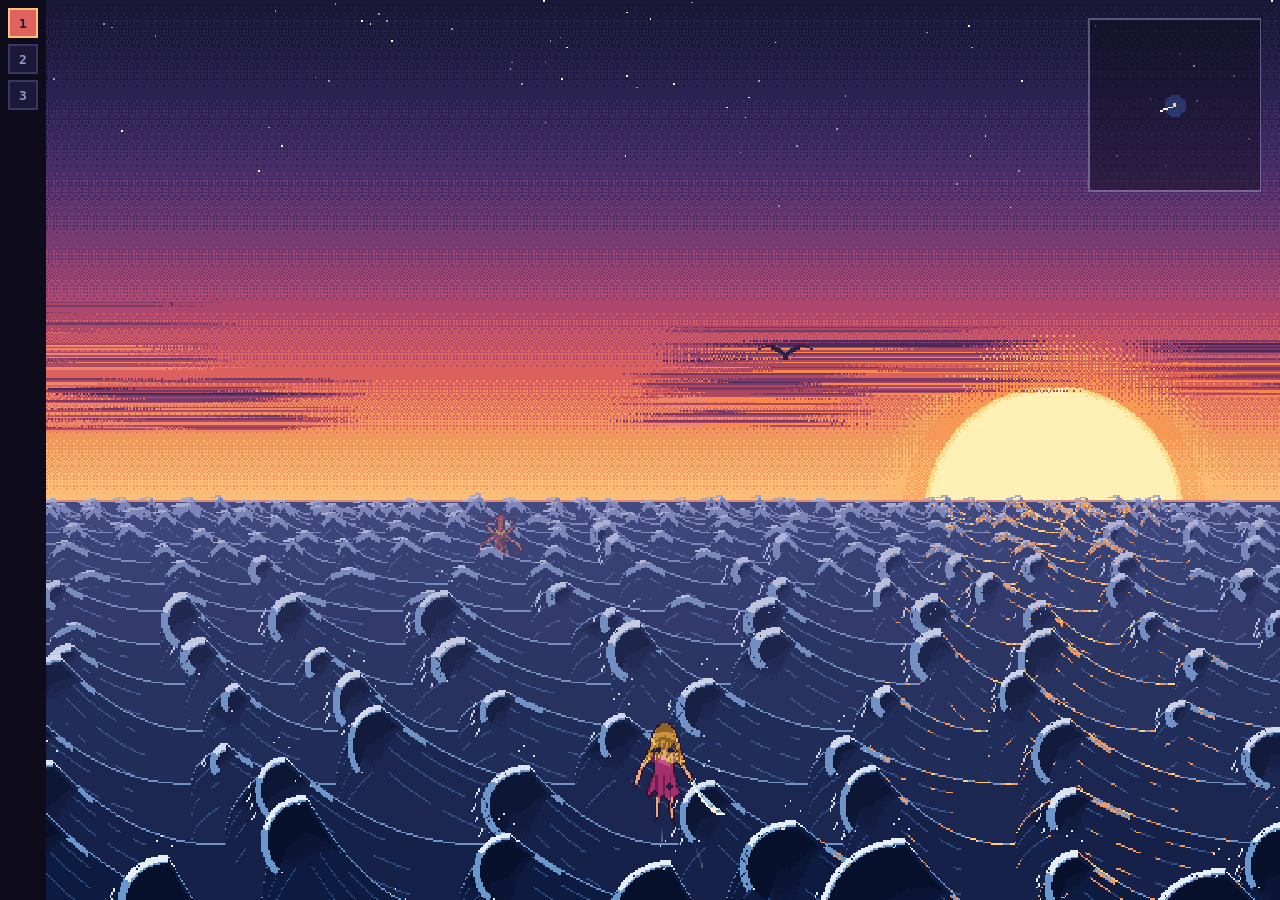
<file: index.html>
<!doctype html>
<html lang="en">
<head>
  <meta charset="utf-8" />
  <meta name="viewport" content="width=device-width, initial-scale=1" />
  <title>zephyr</title>
  <style>
    html, body { margin: 0; height: 100%; background: #0e0c1a; overflow: hidden; }
    body { display: flex; }

    /* Left margin: one numbered tab per page, stacked from the top. */
    nav {
      display: flex;
      flex-direction: column;
      gap: 6px;
      padding: 8px;
      flex-shrink: 0;
    }
    nav button {
      width: 30px;
      height: 30px;
      padding: 0;
      border: 2px solid #3a3566;
      border-radius: 0; /* square, to suit the pixel art */
      background: #1b1838;
      color: #9d93c4;
      font: bold 13px/1 ui-monospace, "Cascadia Mono", Consolas, monospace;
      cursor: pointer;
    }
    nav button:hover { border-color: #7a3b73; color: #fff6d8; }
    nav button[aria-current="true"] { background: #e0625f; border-color: #ffc27a; color: #1b1838; }

    /* The selected page fills the rest of the window. Each page is its own
       document, so its code, animation loop and scaling stay self-contained. */
    iframe { flex: 1; border: 0; display: block; height: 100%; }
  </style>
</head>
<body>
  <nav aria-label="Pages"></nav>
  <iframe title="Page"></iframe>
  <script>
    // Tab 1 is the game itself. Tabs 2 and 3 are development modules —
    // indexes for looking at enemies and maps in isolation while tweaking
    // them. Menus, modes and options will follow. To add one: put its page
    // in pages/ and add a line here. Tabs are numbered in this order, and
    // the number keys switch to them (1–9; each page passes its number
    // keys up here — see js/tabkeys.js).
    const PAGES = [
      { file: "pages/game.html", title: "Play (↑/W faster, ↓/S slower, ←/→ or A/D turn, M chart, F frame time, click / right-click to slash, Space to jump, Esc to pause)" },
      { file: "pages/enemies.html", title: "Enemy index" },
      { file: "pages/maps.html", title: "Map index" },
    ];

    const nav = document.querySelector("nav");
    const frame = document.querySelector("iframe");

    const buttons = PAGES.map((page, i) => {
      const b = document.createElement("button");
      b.type = "button";
      b.textContent = i + 1;
      b.title = page.title + " — key " + (i + 1);
      b.addEventListener("click", () => { location.hash = i + 1; });
      nav.appendChild(b);
      return b;
    });

    // The URL hash (#1, #2, …) says which page is showing, so a refresh or
    // a bookmark lands on the same one.
    function show() {
      const n = parseInt(location.hash.slice(1), 10);
      const i = n >= 1 && n <= PAGES.length ? n - 1 : 0;
      if (frame.getAttribute("src") !== PAGES[i].file) frame.src = PAGES[i].file;
      frame.title = PAGES[i].title;
      buttons.forEach((b, j) => b.setAttribute("aria-current", String(j === i)));
    }
    addEventListener("hashchange", show);

    // Number keys: from a page (passed up by js/tabkeys.js), or pressed
    // while the shell itself has the keyboard.
    const goTo = (n) => { if (n >= 1 && n <= PAGES.length) location.hash = n; };
    addEventListener("message", (e) => { if (e.data && typeof e.data.zephyrTab === "number") goTo(e.data.zephyrTab); });
    addEventListener("keydown", (e) => {
      const m = /^Digit([1-9])$/.exec(e.code);
      if (m && !e.repeat && !e.ctrlKey && !e.altKey && !e.metaKey) goTo(Number(m[1]));
    });
    show();

    // Hand keyboard focus to the page, so the game hears its keys without
    // having to be clicked first — whenever a page loads, and after a tab
    // is clicked (which otherwise keeps focus on the tab button).
    const focusPage = () => frame.contentWindow && frame.contentWindow.focus();
    frame.addEventListener("load", focusPage);
    nav.addEventListener("click", () => setTimeout(focusPage));
  </script>
</body>
</html>
</file>
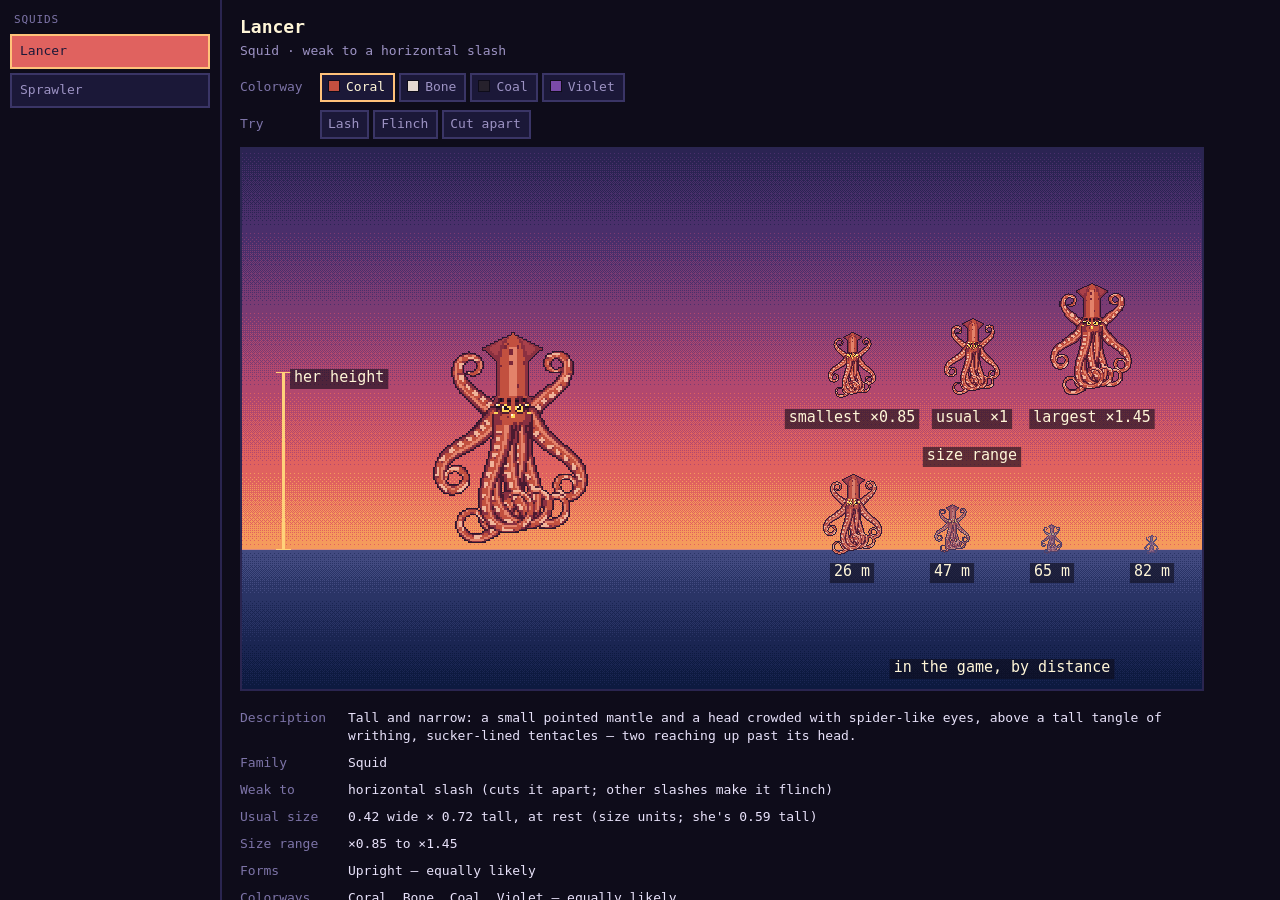
<file: pages/enemies.html>
<!doctype html>
<html lang="en">
<head>
  <meta charset="utf-8" />
  <meta name="viewport" content="width=device-width, initial-scale=1" />
  <title>zephyr · enemy index</title>
  <link rel="stylesheet" href="../css/dev.css" />
</head>
<body>
  <nav class="list" aria-label="Enemies"></nav>
  <main>
    <h1 id="name"></h1>
    <p class="sub" id="sub"></p>
    <div class="choices" id="forms"></div>
    <div class="choices" id="colorways"></div>
    <div class="choices" id="try"></div>
    <canvas class="preview" id="preview"></canvas>
    <table class="details" id="details"></table>
  </main>
  <!-- The same enemy definitions the game uses. -->
  <script src="../js/pixels.js"></script>
  <script src="../js/tabkeys.js"></script>
  <script src="../js/enemies.js"></script>
  <script src="../js/preview.js"></script>
  <script>
    // =====================================================================
    // Enemy index: pick an enemy from the list to see it on its own —
    // large, across its size range, and as it looks at a few distances in
    // the game — with its details. A place to look at enemies in
    // isolation while tweaking them (in js/enemies.js); editing tools may
    // come later. They move as in the game, and the Try buttons set them
    // lashing (at her height marker), flinching, or cut apart.
    // =====================================================================
    const stage = makeStage(document.getElementById("preview")); // see js/preview.js
    const target = stage.target;

    // Which form and colorway to show (indexes), kept while switching
    // between enemies where they exist.
    const pick = { form: 0, colorway: 0 };

    // A row of buttons to choose one of `list` (by name) into pick[key].
    function choices(el, label, list, key, id) {
      el.hidden = list.length < 2;
      el.innerHTML = `<span>${label}</span>`;
      list.forEach((item, i) => {
        const b = document.createElement("button");
        b.type = "button";
        b.textContent = item.name;
        b.setAttribute("aria-current", String(i === pick[key]));
        if (item.colors) b.style.setProperty("--chip", item.colors[1]);
        b.addEventListener("click", () => { pick[key] = i; show(id); });
        el.appendChild(b);
      });
    }

    // What's being tried: lashing (on or off), and when the last flinch
    // and cut started (seconds on the page's clock).
    const trying = { lash: false, flinchAt: -Infinity, cutAt: -Infinity, reverse: false };
    const CUT_SECONDS = 1.5, CUT_HOLD = 0.8; // as long as in the game, then a pause before it's back
    let current = null;

    function tryButtons() {
      const el = document.getElementById("try");
      el.innerHTML = "<span>Try</span>";
      const add = (name, pressed, act) => {
        const b = document.createElement("button");
        b.type = "button";
        b.textContent = name;
        if (pressed !== null) b.setAttribute("aria-current", String(pressed));
        b.addEventListener("click", () => { act(performance.now() / 1000); tryButtons(); });
        el.appendChild(b);
      };
      add("Lash", trying.lash, () => { trying.lash = !trying.lash; });
      add("Flinch", null, (t) => { trying.flinchAt = t; });
      add("Cut apart", null, (t) => { trying.cutAt = t; trying.reverse = !trying.reverse; });
    }

    function show(id) {
      const enemy = ENEMIES[id];
      current = id;
      pick.form = Math.min(pick.form, enemy.forms.length - 1);
      pick.colorway = Math.min(pick.colorway, enemy.colorways.length - 1);
      const form = enemy.forms[pick.form], colorway = enemy.colorways[pick.colorway];
      choices(document.getElementById("forms"), "Form", enemy.forms, "form", id);
      choices(document.getElementById("colorways"), "Colorway", enemy.colorways, "colorway", id);
      tryButtons();

      // Details.
      document.getElementById("name").textContent = enemy.name;
      document.getElementById("sub").textContent = enemy.family + " · weak to a " + enemy.weakness;
      const hw = (n) => (n * enemy.unit).toFixed(2);
      const shape = form.shape;
      const swatches = colorway.colors.map((c, i) =>
        `<span class="swatch"><i style="background:${c}"></i>${enemy.materials[i]} ${c}</span>`).join("");
      const rows = [
        ["Description", enemy.description],
        ["Family", enemy.family],
        ["Weak to", enemy.weakness + " (cuts it apart; other slashes make it flinch)"],
        ["Usual size", hw(shape.w) + " wide × " + hw(shape.h) + " tall, at rest (size units; she's " + HER_HEIGHT + " tall)"],
        ["Size range", "×" + enemy.sizes[0] + " to ×" + enemy.sizes[1]],
        ["Forms", enemy.forms.map((f) => f.name).join(", ") + " — equally likely"],
        ["Colorways", enemy.colorways.map((c) => c.name).join(", ") + " — equally likely"],
        ["Drawing", "worked out afresh every frame from its shape (so its arms can move), at up to " + RASTER_MAX + " px per size unit"],
        [colorway.name + " colors", `<div class="swatches">${swatches}</div>`],
        ["Defined in", "js/enemies.js — ENEMIES." + id],
      ];
      document.getElementById("details").innerHTML = rows.map(([k, v]) => `<tr><th>${k}</th><td>${v}</td></tr>`).join("");

      buttons.forEach((b) => b.setAttribute("aria-current", String(b.dataset.id === id)));
      try { localStorage.setItem("zephyr.enemyIndex", id); } catch (e) { /* storage unavailable: just don't remember */ }
    }

    // Every frame: the chosen enemy, moving, large, across its size range,
    // and as it looks at a few distances in the game.
    function render(ms) {
      requestAnimationFrame(render);
      const t = ms / 1000, enemy = ENEMIES[current];
      const big = 300, herTop = WATERLINE - HER_HEIGHT * big;
      const look = {
        form: (pick.form + 0.5) / enemy.forms.length, colorway: (pick.colorway + 0.5) / enemy.colorways.length,
        t, seed: 0.3, lash: trying.lash ? 1 : 0, aimX: 40, aimY: (herTop + WATERLINE) / 2,
        flinch: Math.max(0, 1 - (t - trying.flinchAt) / 0.4),
      };
      const cutAge = (t - trying.cutAt) / CUT_SECONDS;
      if (cutAge < 1) look.cut = { by: enemy.cutBy, reverse: trying.reverse, age: cutAge };
      const hidden = cutAge >= 1 && cutAge < 1 + CUT_HOLD / CUT_SECONDS; // fallen away, for a moment
      stage.clear();

      // Large, with her height beside it for scale.
      if (!hidden) enemy.draw(target, 270, WATERLINE + 6, big, 0, 1, look);
      stage.herHeight(40, big);

      // Its size range: smallest, usual, largest.
      const mid = 110;
      [[enemy.sizes[0], "smallest"], [1, "usual"], [enemy.sizes[1], "largest"]].forEach(([k, name], i) => {
        const x = 610 + i * 120;
        if (!hidden) enemy.draw(target, x, 250, mid * k, 0, 1, { ...look, seed: 0.5 + i * 0.1, lash: 0 });
        stage.label(name + " ×" + k, x, 262);
      });

      // As it looks in the game at a few distances (her own distance
      // first), hazed toward the horizon.
      [0.69, 0.35, 0.15, 0.04].forEach((depth, i) => {
        const x = 610 + i * 100;
        if (!hidden) enemy.draw(target, x, WATERLINE + 6, scaleAt(depth), hazeAt(depth), 1, { ...look, seed: 0.8 + i * 0.1, lash: 0 });
        stage.label(Math.round(aheadAt(depth)) + " m", x, WATERLINE + 16);
      });

      stage.label("in the game, by distance", 760, STAGE_H - 28);
      stage.label("size range", 730, 300);
      stage.show();
    }

    // The list, grouped by family.
    const nav = document.querySelector(".list");
    const buttons = [];
    const families = {};
    for (const id in ENEMIES) (families[ENEMIES[id].family] ||= []).push(id);
    for (const family in families) {
      const h = document.createElement("h2");
      h.textContent = family + (family.endsWith("s") ? "" : "s");
      nav.appendChild(h);
      for (const id of families[family]) {
        const b = document.createElement("button");
        b.type = "button";
        b.textContent = ENEMIES[id].name;
        b.dataset.id = id;
        b.addEventListener("click", () => show(id));
        nav.appendChild(b);
        buttons.push(b);
      }
    }

    let first = Object.keys(ENEMIES)[0];
    try { const saved = localStorage.getItem("zephyr.enemyIndex"); if (saved in ENEMIES) first = saved; } catch (e) { /* ignore */ }
    show(first);
    requestAnimationFrame(render);
  </script>
</body>
</html>
</file>
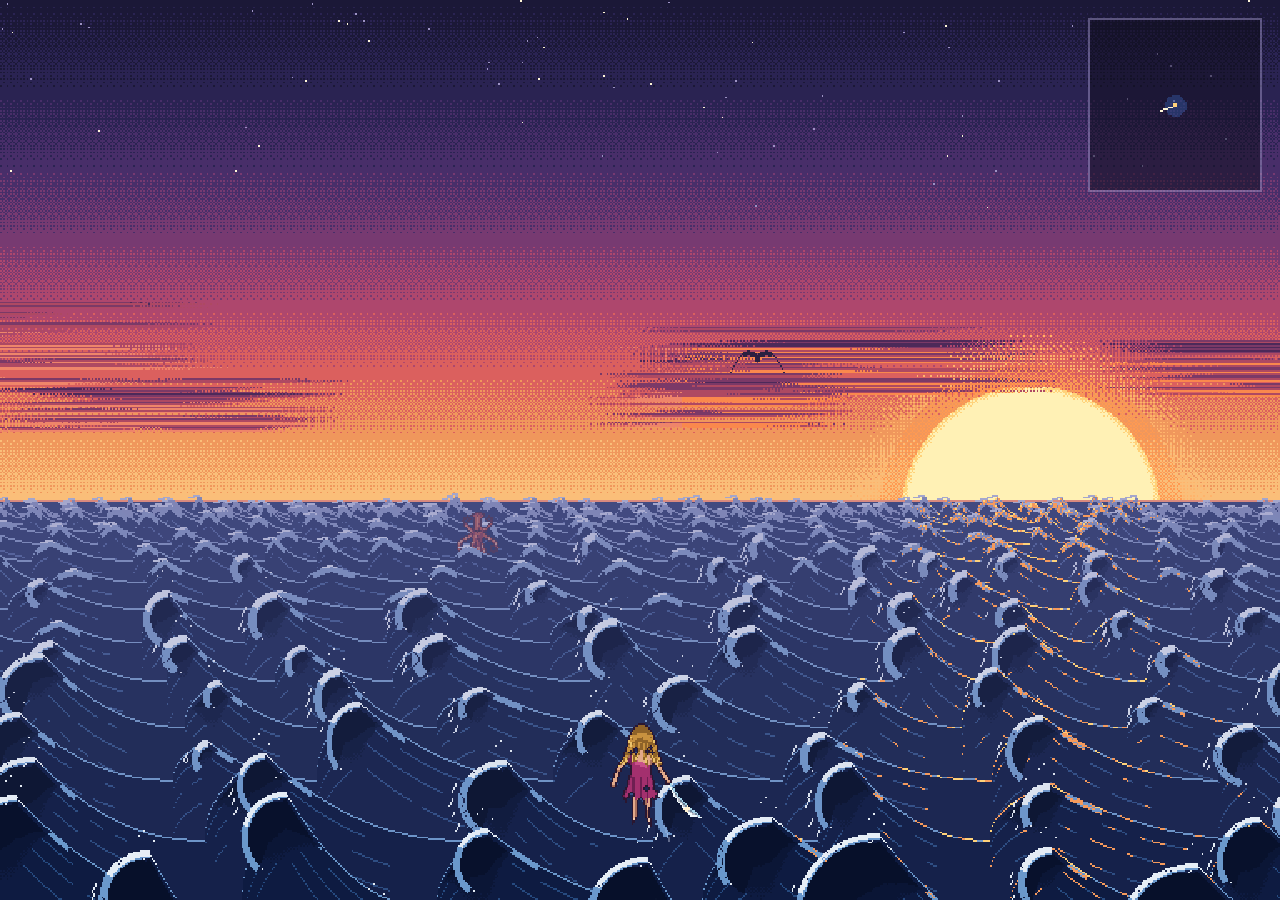
<file: pages/game.html>
<!doctype html>
<html lang="en">
<head>
  <meta charset="utf-8" />
  <meta name="viewport" content="width=device-width, initial-scale=1" />
  <title>zephyr</title>
  <style>
    html, body { margin: 0; height: 100%; background: #0e0c1a; overflow: hidden; }
    body { display: flex; align-items: center; justify-content: center; }
    /* The canvas is only 640×360 real pixels; CSS scales it up to fill the window,
       and `pixelated` keeps every pixel a crisp square instead of
       the browser's default blur. */
    canvas { image-rendering: pixelated; image-rendering: crisp-edges; }
  </style>
</head>
<body>
  <canvas id="c"></canvas>
  <!-- Shared with the index pages: pixel helpers, enemies, terrain, maps. -->
  <script src="../js/pixels.js"></script>
  <script src="../js/tabkeys.js"></script>
  <script src="../js/enemies.js"></script>
  <script src="../js/terrain.js"></script>
  <script src="../js/maps.js"></script>
  <script>
    // =====================================================================
    // 1. A tiny canvas, drawn by writing pixels straight into a buffer.
    // =====================================================================
    // S is the pixel density relative to scenes 1–2 (320×180): at 2 there
    // are twice as many pixels each way, so detail is finer. The scene was
    // laid out at 320×180, so positions and sizes below are written as
    // "320-scale number × S" — change S and everything rescales together.
    const S = 3;
    const W = 320 * S, H = 180 * S; // the scene's true resolution
    const HORIZON = 100 * S;        // sky above this row, sea below

    const canvas = document.getElementById("c");
    canvas.width = W;
    canvas.height = H;
    const ctx = canvas.getContext("2d");
    const image = ctx.createImageData(W, H);
    // One 32-bit number per pixel — far faster than thousands of fillRect calls.
    const buf = new Uint32Array(image.data.buffer);

    // (rgb(), mix(), bayer() and hash() come from js/pixels.js.)
    function px(x, y, color) {
      x |= 0; y |= 0;
      if (x >= 0 && x < W && y >= 0 && y < H) buf[y * W + x] = color;
    }

    // Fill the whole window, no black margins: scale the canvas until it
    // covers the window in both directions (keeping pixels square), and
    // let the centered overflow trim a sliver off two edges when the
    // window isn't exactly 16:9. `view` records which part of the canvas is
    // actually visible, so overlays (speed bar, chart) never get trimmed.
    const view = { left: 0, top: 0, right: W, bottom: H };
    function fit() {
      const s = Math.max(innerWidth / W, innerHeight / H);
      canvas.style.width = W * s + "px";
      canvas.style.height = H * s + "px";
      const cutX = Math.max(0, Math.ceil((W - innerWidth / s) / 2));
      const cutY = Math.max(0, Math.ceil((H - innerHeight / s) / 2));
      Object.assign(view, { left: cutX, top: cutY, right: W - cutX, bottom: H - cutY });
    }
    addEventListener("resize", fit);
    fit();

    // =====================================================================
    // 2. Helpers: seeded randomness. (Dithering and repeatable noise —
    //    bayer() and hash() — are shared, in js/pixels.js.)
    // =====================================================================
    // Seeded random sequence, so the stars land in the same place every load.
    function seeded(seed) {
      return () => {
        seed = (seed + 0x6d2b79f5) | 0;
        let t = Math.imul(seed ^ (seed >>> 15), 1 | seed);
        t = (t + Math.imul(t ^ (t >>> 7), 61 | t)) ^ t;
        return ((t ^ (t >>> 14)) >>> 0) / 4294967296;
      };
    }

    // =====================================================================
    // 3. Sky: a dusk gradient, dithered between 8 colors, with stars.
    // =====================================================================
    // The sky toward the sunset (west), and the opposite way (east), where
    // it gets about 70% less sunlight: deep indigo fading to a dim mauve
    // glow at the horizon. Facing anywhere between, the sky blends between
    // the two (see skyToward).
    const SKY_WEST = ["#1b1838", "#2b2453", "#4a2f6b", "#7a3b73", "#b2486e", "#e0625f", "#f59a5c", "#ffc27a"].map(rgb);
    const SKY_EAST = ["#0b0a1c", "#100e27", "#171433", "#201a3e", "#2b2046", "#38264d", "#452c53", "#533459"].map(rgb);
    // Color a, moved k (0 … 1) of the way to color b.
    function mixColor(a, b, k) {
      const ch = (s) => Math.round(((a >>> s) & 255) * (1 - k) + ((b >>> s) & 255) * k) << s;
      return (0xff000000 | ch(16) | ch(8) | ch(0)) >>> 0;
    }
    // The sky's colors with the view `away` (0 … 1) of the way round from
    // facing the sun to facing directly away from it.
    const skyToward = (away) => SKY_WEST.map((c, i) => mixColor(c, SKY_EAST[i], away));
    function drawSky(colors) {
      for (let y = 0; y < HORIZON; y++) {
        const v = Math.pow(y / (HORIZON - 1), 1.15) * (colors.length - 1);
        const i = Math.floor(v), f = v - i;
        for (let x = 0; x < W; x++) {
          px(x, y, i + 1 < colors.length && f > bayer(x, y) ? colors[i + 1] : colors[i]);
        }
      }
    }

    const STAR_BRIGHT = rgb("#fff6d8"), STAR_DIM = rgb("#9d93c4");
    const stars = (() => {
      const rand = seeded(7);
      return Array.from({ length: 90 }, () => ({    // more, smaller stars at the finer resolution
        x: Math.floor(rand() * W),
        y: Math.floor(Math.pow(rand(), 1.6) * 42 * S), // denser near the top, where it's darkest
        bright: rand() < 0.3,                      // a few stars are bright by default
        phase: rand() * Math.PI * 2,
        speed: 0.3 + rand() * 0.7,                 // each on its own slow rhythm
      }));
    })();
    // A gentle twinkle: each star rides its own slow sine wave and only
    // changes at the extremes — dim stars flare bright briefly at the top
    // of the wave and blink out briefly at the bottom; bright stars just
    // dip to dim now and then.
    function drawStars(t) {
      for (const s of stars) {
        const b = Math.sin(t * s.speed + s.phase);
        if (s.bright) px(s.x, s.y, b < -0.6 ? STAR_DIM : STAR_BRIGHT);
        else if (b > 0.85) px(s.x, s.y, STAR_BRIGHT);
        else if (b > -0.95) px(s.x, s.y, STAR_DIM);
      }
    }

    // The sun: big (it's a fantastical scene), half-sunk behind the horizon,
    // with a wide dithered halo. The sun sets due west; the boat starts out
    // heading a little south of that, so the sun starts at SUN_X, right of
    // straight ahead (AHEAD_X, the middle of the screen, where the waves
    // spread out from). Turning swings it across the sky and, turned far
    // enough, out of view behind you (`sunX`, see section 10).
    const AHEAD_X = W / 2;
    const SUN_X = 238 * S, SUN_Y = HORIZON + 3 * S, SUN_R = 26 * S, SUN_HALO_R = 11 * S;
    // The disc is one color, except for a thin outer edge that blends
    // (dithered, like the sky) into a darker gold.
    const SUN_FACE = rgb("#fff1b5"), SUN_RIM = rgb("#ffd27a");
    const SUN_EDGE = 0.05; // the edge blend's width, as a fraction of the radius — the other 95% is SUN_FACE
    const HALO_NEAR = rgb("#ff9a52"), HALO_FAR = rgb("#ffb36b"); // warm close in, peachier further out

    // The sun is drawn once, into a list of pixels relative to its center,
    // then stamped wherever it is each frame — cheaper than recomputing,
    // and the dithering travels with the sun instead of shimmering as
    // steering moves it.
    const sunPixels = [];
    for (let dy = -SUN_R - SUN_HALO_R; dy < HORIZON - SUN_Y; dy++) {
      for (let dx = -SUN_R - SUN_HALO_R; dx <= SUN_R + SUN_HALO_R; dx++) {
        const d = Math.hypot(dx, dy);
        const ditherX = dx + 1024, ditherY = dy + 1024; // keep bayer()'s inputs positive
        if (d < SUN_R) {
          // 0 inside the edge band, rising to 1 at the rim; dithered between the two colors.
          const edge = Math.max(0, (d / SUN_R - (1 - SUN_EDGE)) / SUN_EDGE);
          sunPixels.push(dx, dy, edge > bayer(ditherX, ditherY) ? SUN_RIM : SUN_FACE);
        } else if (d < SUN_R + SUN_HALO_R) {
          // Halo: thins out with distance, warmer orange near the disc.
          const h = (d - SUN_R) / SUN_HALO_R; // 0 at the rim → 1 at the outer edge
          if (bayer(ditherX, ditherY) < 0.5 * (1 - h)) sunPixels.push(dx, dy, h < 0.4 ? HALO_NEAR : HALO_FAR);
        }
      }
    }
    let sunX = SUN_X;
    function drawSun() {
      const sx = Math.round(sunX); // whole pixels, so the disc stays crisp as it moves
      for (let i = 0; i < sunPixels.length; i += 3) px(sx + sunPixels[i], SUN_Y + sunPixels[i + 1], sunPixels[i + 2]);
    }

    // The moon: a big crescent hanging above the horizon to the southeast
    // (half past four, if north were twelve o'clock), on the darker side of
    // the sky. It's lit from the sun, which is behind you and below the
    // horizon when you face it, so the lit sliver is on its lower right.
    // Like the sun it stays at its bearing and swings across as you turn
    // (`moonX`, see section 10); clouds pass in front of it. Drawn once
    // into a pixel list, the same way as the sun.
    const MOON_R = 22 * S, MOON_Y = HORIZON - 46 * S, MOON_HALO_R = 8 * S;
    const MOON_LIT = { x: 0.94, y: 0.34 };  // the way the sunlight comes from (lower right)
    const MOON_THICK = 0.42;                // how far the shadow disc is shifted, as a fraction of the radius — more = fatter crescent
    const MOON_FACE = rgb("#f6efd6"), MOON_RIM = rgb("#cfc3a4"), MOON_HALO = rgb("#3f3a6a");
    const moonPixels = [];
    for (let dy = -MOON_R - MOON_HALO_R; dy <= MOON_R + MOON_HALO_R; dy++) {
      for (let dx = -MOON_R - MOON_HALO_R; dx <= MOON_R + MOON_HALO_R; dx++) {
        const d = Math.hypot(dx, dy);
        const ditherX = dx + 1024, ditherY = dy + 1024;
        // The shadow: the same disc, shifted away from the light.
        const shade = Math.hypot(dx + MOON_LIT.x * MOON_THICK * MOON_R, dy + MOON_LIT.y * MOON_THICK * MOON_R);
        if (d < MOON_R && shade >= MOON_R) {
          // Lit. The inner edge (the terminator) dithers into a duskier cream.
          const edge = Math.max(0, 1 - (shade - MOON_R) / (0.12 * MOON_R));
          moonPixels.push(dx, dy, edge > bayer(ditherX, ditherY) ? MOON_RIM : MOON_FACE);
        } else if (d >= MOON_R && d < MOON_R + MOON_HALO_R) {
          // A faint cool glow, strongest beside the lit side.
          const lit = Math.max(0, (dx * MOON_LIT.x + dy * MOON_LIT.y) / d);
          const h = (d - MOON_R) / MOON_HALO_R;
          if (bayer(ditherX, ditherY) < 0.45 * lit * (1 - h)) moonPixels.push(dx, dy, MOON_HALO);
        }
      }
    }
    let moonX = -1e6;
    function drawMoon() {
      const mx = Math.round(moonX);
      if (mx < -MOON_R * 2 || mx > W + MOON_R * 2) return;
      for (let i = 0; i < moonPixels.length; i += 3) px(mx + moonPixels[i], MOON_Y + moonPixels[i + 1], moonPixels[i + 2]);
    }

    // =====================================================================
    // 4. Clouds: low streaks near the horizon — each a stack of overlapping
    //    horizontal strands with dithered, tapering ends, lit from below by
    //    the sun and warmer the closer they are to it.
    //
    //    Each cloud has a place in the world, not a fixed spot on screen:
    //    a distance, a height above the horizon and a sideways position.
    //    Its screen position and size come from dividing by the distance —
    //    the same perspective as the waves — so as the boat travels forward
    //    a cloud grows, rises and spreads outward from straight ahead. The
    //    wind pushes every cloud slowly rightward, even when you're stopped,
    //    and turning swings them across the sky along with the sun.
    //
    //    Like the gulls, every cloud is "random but repeatable": when one
    //    gets close enough to pass overhead it fades out, and a new one
    //    forms far off near the horizon; one that leaves the screen is
    //    replaced the same way (or, when you're going slowly enough for the
    //    wind to win, by a fresh one blowing in from the left).
    // =====================================================================
    // Three tones per strand — dusky top, rose middle, lit bottom rim. Rims
    // near the sun take the sky's deep oranges, never the sun's own yellow.
    // Bodies darker than the sky around them so they read against the glow.
    // Facing away from the sun they dim along with the sky (shadeClouds):
    // dusky bodies, and only a faint glow left on the rims.
    const CLOUDS_WEST = ["#4f2a5a", "#7e3a68", "#b24a63", "#f4876a", "#ff8a4c"].map(rgb);
    const CLOUDS_EAST = ["#1c1630", "#261c3c", "#352346", "#5e3a5c", "#5e3a5c"].map(rgb);
    let CLOUD_TOP, CLOUD_MID, CLOUD_ROSE, CLOUD_RIM_FAR, CLOUD_RIM_NEAR;
    function shadeClouds(away) {
      [CLOUD_TOP, CLOUD_MID, CLOUD_ROSE, CLOUD_RIM_FAR, CLOUD_RIM_NEAR] = CLOUDS_WEST.map((c, i) => mixColor(c, CLOUDS_EAST[i], away));
    }

    const CLOUD_COUNT = 6;
    const D_FAR = 2, D_NEAR = 0.7; // clouds form at D_FAR (small, low) and fade out at D_NEAR (big, high)
    const D_REF = 1.3;             // the distance at which a cloud is its "listed" size
    const CLOUD_FADE = 0.15;       // distance over which a cloud dithers in as it forms, and out as it passes
    const APPROACH = 0.0087;       // distance closed per second at 1× — about 150 s from forming to gone
    const WIND = 3 * S;            // the wind's push, in screen pixels per second at D_REF
    const BODY = 1.15;             // strand count multiplier: 15% more body than the original wisps
    const TAPER = 0.26;            // fraction of each strand that tapers off at either end

    const clouds = [];
    let cloudsMade = 0; // every new cloud gets the next seed, so no two are alike
    // mode: "start" (scattered anywhere when the scene opens), "far" (forms
    // near the horizon), "left" / "right" (blows in from that edge).
    function spawnCloud(slot, mode) {
      const id = cloudsMade++;
      const rand = seeded(1000 + id * 7919);
      const anyDist = D_NEAR + CLOUD_FADE + rand() * (D_FAR - D_NEAR - 2 * CLOUD_FADE);
      const dist = mode === "far" ? D_FAR : anyDist;
      const lift = (10 + rand() * 28) * S * D_REF; // height above the horizon
      const len = (45 + rand() * 65) * S * D_REF;  // overall length
      const w = len / dist;                         // its on-screen length right now
      let screenX = rand() * W;
      if (mode === "left") screenX = -w / 2 - 2 * S;
      if (mode === "right") screenX = W + w / 2 + 2 * S;
      clouds[slot] = {
        seed: 500 + id * 31, dist, lift, len,
        xw: (screenX - AHEAD_X) * dist, // sideways position from straight ahead, in world terms
        fadeIn: mode === "far",         // only clouds forming in the distance dither in
      };
    }
    for (let i = 0; i < CLOUD_COUNT; i++) spawnCloud(i, "start");

    // Where a cloud is on screen. Its sideways position is measured from
    // straight ahead, so as it comes closer it spreads out from the middle
    // of the screen — whichever way the boat is heading.
    function cloudOnScreen(c) {
      return {
        cx: AHEAD_X + c.xw / c.dist,
        cy: HORIZON - c.lift / c.dist,
        w: c.len / c.dist,
        k: D_REF / c.dist, // how much bigger than its listed size it is now
      };
    }

    // Below this speed the wind outpaces perspective at the screen's edges,
    // so a cloud blown off the right can re-enter on the left. Faster than
    // that, travel pushes edge clouds outward harder than the wind pushes
    // them in — a cloud entering at an edge would be swept straight back
    // out — so clouds that leave re-form far off instead, as they would
    // when sailing toward them.
    const WIND_WINS_BELOW = 1.5;

    // `windSide` is how much of the wind blows across the view: 1 straight
    // to the right, -1 straight to the left, 0 head-on or from behind. The
    // wind has a fixed direction on the map (section 9), so which way the
    // clouds drift depends on which way you're facing.
    // `swing` is how many pixels turning slides the view this frame
    // (positive = rightward): every cloud shifts by exactly that much, like
    // the sun.
    function updateClouds(dt, speed, swing, windSide) {
      const slow = speed < WIND_WINS_BELOW && Math.abs(windSide) > 0.3;
      clouds.forEach((c, slot) => {
        c.dist -= dt * speed * APPROACH;
        c.xw += dt * WIND * windSide * D_REF; // a steady world-space push reads faster for nearer clouds
        c.xw += swing * c.dist;               // the turn, as a pixel shift at the cloud's current distance
        if (c.dist <= D_NEAR) return spawnCloud(slot, "far");
        const { cx, w } = cloudOnScreen(c);
        const offRight = cx - w / 2 > W + 4 * S, offLeft = cx + w / 2 < -4 * S;
        if (offRight && slow && windSide > 0) spawnCloud(slot, "left");
        else if (offLeft && slow && windSide < 0) spawnCloud(slot, "right");
        else if (offRight || offLeft) spawnCloud(slot, "far");
      });
    }

    function drawCloud(c) {
      const { cx, cy, w, k } = cloudOnScreen(c);
      // Fully drawn except while forming far off or passing overhead, when
      // it dithers in or out.
      const fade = Math.min(1, (c.dist - D_NEAR) / CLOUD_FADE, c.fadeIn ? (D_FAR - c.dist) / CLOUD_FADE : 1);
      const sunCol = Math.round(sunX);
      const rand = seeded(c.seed);
      // Strands stay 2–4 pixels thick whatever the cloud's size, so they're
      // fine at this resolution; there are S × BODY times as many as the
      // original wisps.
      const strands = Math.round((8 + Math.floor(rand() * 4)) * S * BODY);
      for (let s = 0; s < strands; s++) {
        const len = Math.round(w * (0.35 + rand() * 0.65));
        const sx = Math.round(cx - w / 2 + rand() * (w - len));
        const sy = Math.round(cy + (rand() - 0.5) * 14 * S * k);
        const thick = 2 + Math.floor(rand() * rand() * 3); // mostly 2–3 px, now and then 4
        const upper = sy < cy - 2 * S * k;
        for (let i = 0; i < len; i++) {
          const x = sx + i;
          // 1 in the middle of the strand, falling to 0 at its ends.
          const taper = Math.min(1, Math.min(i, len - 1 - i) / (len * TAPER)) * fade;
          const rim = Math.abs(x - sunCol) < 70 * S ? CLOUD_RIM_NEAR : CLOUD_RIM_FAR;
          for (let r = 0; r < thick; r++) {
            const y = sy + r;
            if (y >= HORIZON || bayer(x, y) >= taper) continue;
            // Bottom row catches the light (rim on the lower strands, rose on
            // the upper ones); the row above it is rose; the rest is dusk.
            let col = upper ? CLOUD_TOP : CLOUD_MID;
            if (r === thick - 1) col = upper ? CLOUD_ROSE : rim;
            else if (r === thick - 2) col = upper ? CLOUD_MID : CLOUD_ROSE;
            px(x, y, col);
          }
        }
      }
    }

    // =====================================================================
    // 5. Sea: the same Hokusai-style waves as scene 1 — slow rise up the
    //    back, steep front face, foam lip curling over it — but instead of
    //    drifting sideways, the camera travels toward the sun.
    //
    //    Every row has a depth that keeps growing: 0 is the horizon, 1 is
    //    the bottom of the screen. Its position, wave size and colors are
    //    all worked out from that depth each frame, so a row rises out of
    //    the horizon small and hazy, swells and darkens as it comes closer,
    //    and slides out the bottom — then starts over at the horizon as a
    //    fresh row. Waves spread outward from a vanishing point straight
    //    below the sun, the direction of travel.
    //
    //    Rows accelerate as they approach, the way the view from a moving
    //    boat works: the distance barely changes, the water close by rushes
    //    past. Each row's progress runs at a steady pace, but its depth is
    //    that progress raised to EASE — so rows creep near the horizon
    //    (and barely spread there) and speed up as they come close.
    // =====================================================================
    const ROWS = 16;
    const MAX_DEPTH = 1.25;    // rows travel past 1 so their crests clear the bottom edge before restarting
    const TRIP_SECONDS = 20;   // how long one row takes from the horizon to gone at 1× throttle
    const EASE = 2;            // how sharply rows speed up as they approach (1 = no speed-up)
    const HORIZON_LINE = rgb("#d98a7f");

    // How a row looks at a given depth — the same formulas as scene 1's
    // fixed rows, but now evaluated continuously as the row approaches.
    function rowLook(depth) {
      const k = Math.min(depth, 1); // colors stop darkening once off the bottom
      return {
        depth,
        base: HORIZON + (3 + 81 * Math.pow(depth, 1.3)) * S, // trough line
        height: (3.5 + 18.5 * Math.pow(depth, 1.4)) * S,     // typical crest height
        scale: (7 + 45 * depth) * S,                         // pixels per unit of wave length
        body: mix("#424a80", "#0d1a40", k),   // deep water
        hollow: mix("#333a6c", "#07102a", k), // the shadowed tube under a curling lip
        shade: mix("#3a4276", "#0a1535", k),  // between hollow and body: the face shadow's softer edge
        line: mix("#5d67a0", "#25497e", k),   // carved contour lines
        top: mix("#7f85b6", "#6a98cc", k),    // surface edge
        foam: mix("#a4a6cc", "#e6eef6", k),   // crest foam
      };
    }

    // A row's waves, in size-free units: each wave is about 1 unit long and
    // its height is a fraction of the row's typical height. rowLook's scale
    // and height turn these into pixels at whatever depth the row is at.
    // The pattern repeats every `length` units.
    //
    // Each wave also gets its own personality for the details drawn on it,
    // so no two crests or shadows are alike:
    //   shadow      how deep the dark face shadow hangs, as a fraction of the wave's height
    //   curlR       curl radius, as a fraction of the wave's height (tight → big and lazy)
    //   curlStretch the curl's width vs. its height (squeezed → stretched oval)
    //   curlSweep   how far the lip curls back under itself, past horizontal (radians)
    //   lipExtra    extra lip thickness, in pixels
    //   foamEnd     how far round the lip the white foam reaches (fraction of a half-turn)
    //   claws       how many foam "claws" hang off the lip (0–4)
    function buildPattern(seed) {
      const rand = seeded(seed);
      const waves = [];
      let length = 0;
      for (let n = 0; n < 60; n++) {
        const w = 0.65 + rand() * 0.7;
        waves.push({
          u0: length, w, h: 0.4 + rand() * 0.8, peak: 0.18 + rand() * 0.08,
          shadow: 0.5 + rand() * 0.5,
          curlR: 0.35 + rand() * 0.23,
          curlStretch: 0.8 + rand() * 0.5,
          curlSweep: 0.45 + rand() * 0.8,
          lipExtra: rand() < 0.4 ? 1 : 0,
          foamEnd: 0.78 + rand() * 0.14,
          claws: Math.floor(rand() * 5),
          clawSeed: Math.floor(rand() * 1e6),
        });
        length += w;
      }
      return { waves, length, offset: rand() * length, seed };
    }

    // The wave covering pattern position u (already wrapped into the pattern).
    function waveAt(waves, u) {
      let lo = 0, hi = waves.length - 1;
      while (lo < hi) {
        const mid = (lo + hi + 1) >> 1;
        if (waves[mid].u0 <= u) lo = mid;
        else hi = mid - 1;
      }
      return waves[lo];
    }

    // Each of the ROWS slots gets a new pattern every time it restarts at
    // the horizon, so the sea never visibly repeats.
    const slotPatterns = [];
    function patternFor(slot, lap) {
      const cached = slotPatterns[slot];
      if (cached && cached.lap === lap) return cached.pattern;
      const pattern = buildPattern(100 + slot + lap * 37);
      slotPatterns[slot] = { lap, pattern };
      return pattern;
    }

    // `side` is how far this row's pattern has been shifted by turning, in
    // its own wave-length units (see drawSea).
    // `fillTo` is how far down this row's water needs painting: the next
    // nearer row covers everything below its own trough line, so there's no
    // point filling past it (a big saving at this resolution).
    // Carved-line depths below the surface, as a lookup table (checked for
    // every pixel, so a table beats searching a list).
    const IS_CONTOUR = new Uint8Array(13 * S);
    for (const d of [3, 7, 12]) IS_CONTOUR[d * S] = 1;
    // The sun's glitter column is never wider than this, either side of the sun.
    const GLITTER_REACH = SUN_R + (H - HORIZON) * 0.35 + 1;
    // Per-column facts about every row, worked out for all rows before any
    // painting (see shapeRow): row i's column x is at index i * W + x.
    const colSurface = new Int32Array(ROWS * W);   // the surface's y
    const colRise = new Float32Array(ROWS * W);    // how far up the wave this column is (0 trough … 1 crest)
    const colShadow = new Float32Array(ROWS * W);  // how deep the face shadow hangs
    const colTexture = new Int32Array(ROWS * W);   // texture key (see shapeRow)
    const colPlain = new Int32Array(ROWS * W);     // depth below the surface past which it's plain water
    const NOTHING_IN_FRONT = new Int32Array(W).fill(H); // "surface" in front of the nearest row: the bottom edge
    const DETAIL_DEPTH = 13 * S;            // contour lines and highlights never go deeper than this
    // The wave-shape curves, worked out once into tables (Math.pow and
    // Math.sin are slow to call for every column of every row): for t
    // from 0 to 1, the face's rise, the back's fall, how the face shadow
    // deepens toward the crest, and how it tapers off past it.
    const CURVE_STEPS = 4096;
    const makeCurve = (f) => Float32Array.from({ length: CURVE_STEPS + 1 }, (_, i) => f(i / CURVE_STEPS));
    const FACE_CURVE = makeCurve((t) => Math.pow(t, 0.45));
    const BACK_CURVE = makeCurve((t) => Math.pow(t, 2.2));
    const SHADOW_CURVE = makeCurve((t) => Math.pow(Math.sin(t * Math.PI / 2), 1.6));
    const TAPER_CURVE = makeCurve((t) => Math.pow(t, 1.5));
    const curve = (table, t) => table[Math.round(Math.min(1, Math.max(0, t)) * CURVE_STEPS)];
    // The shape of a row's water surface, column by column, stored at
    // index `at` onward in the col… arrays. Moving right, u only grows (until it
    // wraps), so the wave under a column is usually the same one as for
    // the column before — only search for it when it isn't.
    function shapeRow(pattern, R, side, at) {
      const { waves, length, offset } = pattern;
      const wrap = (u) => ((u % length) + length) % length;
      const curls = R.height >= 6 * S; // only rows tall enough to curl get shaded faces
      let wave = null;
      // u steps along by the same amount for every column, so add it on
      // rather than working it out from scratch each time.
      const du = 1 / R.scale;
      let u = wrap(-AHEAD_X * du + offset + side) - du;
      for (let x = 0; x < W; x++) {
        u += du;
        if (u >= length) u -= length;
        if (!wave || u < wave.u0 || u >= wave.u0 + wave.w) wave = waveAt(waves, u);
        const p = Math.min(1, Math.max(0, (u - wave.u0) / wave.w));
        // Front face on the left shoots up almost vertically; the back on
        // the right falls away fast, then trails off in a long scooped tail.
        const rise = p < wave.peak ? curve(FACE_CURVE, p / wave.peak) : curve(BACK_CURVE, 1 - (p - wave.peak) / (1 - wave.peak));
        const waveH = R.height * wave.h;
        const sy = Math.round(R.base - waveH * rise);
        // The face shadow under a breaking crest. Rather than filling the
        // whole face down to a flat line (which left a rectangle's corner),
        // it hangs from the surface by a depth that's greatest right under
        // the curl, thins to nothing at the foot of the face, and wraps a
        // little way past the crest before tapering off — so its outline
        // follows the wave. Only for waves big enough to curl.
        let shadowDepth = 0;
        if (curls && waveH >= 5 * S) {
          const deepest = waveH * wave.shadow;
          if (p < wave.peak) {
            shadowDepth = deepest * curve(SHADOW_CURVE, p / wave.peak);
          } else {
            const past = (p - wave.peak) * wave.w * R.scale; // pixels past the crest
            const taper = waveH * 0.35;
            if (past < taper) shadowDepth = deepest * curve(TAPER_CURVE, 1 - past / taper);
          }
        }
        colSurface[at + x] = sy;
        colRise[at + x] = rise;
        colShadow[at + x] = shadowDepth;
        // Texture key: a position along the pattern, so contour breaks and
        // glints belong to the wave and travel with it.
        colTexture[at + x] = Math.floor(u * 12 * S);
        colPlain[at + x] = Math.max(DETAIL_DEPTH, Math.ceil(shadowDepth));
      }
    }

    // Paints a row shaped by shapeRow (at index `at`): the water body, with
    // contour lines following the surface, then the crests. `front` holds
    // the surface of the row in front of this one (which will be painted
    // over it next), so each column stops there instead of filling water
    // that's about to be covered — nearly every pixel is painted just once.
    // No clipping at the horizon: far tips rise above it as silhouettes.
    function drawRow(pattern, R, side, at, front, frontAt, fillTo) {
      const { waves, length, offset, seed } = pattern;
      const sunCol = Math.round(sunX);
      const body = R.body;
      for (let x = 0; x < W; x++) {
        const sy = colSurface[at + x];
        const yEnd = Math.min(fillTo, front[frontAt + x]);
        const plain = colPlain[at + x], shadow = colShadow[at + x];
        // Near the surface, where the detail is, check each pixel…
        const detailEnd = Math.min(yEnd, sy + plain);
        let y = Math.max(sy, 0);
        for (; y < detailEnd; y++) {
          const d = y - sy; // depth below this column's surface
          const i = y * W + x;
          // Most pixels are plain water: past the thin surface band, outside
          // the face shadow and not on a contour line. Skip the rest for them.
          if (d > S && d >= shadow && (d >= plain || !IS_CONTOUR[d])) { buf[i] = body; continue; }
          const rise = colRise[at + x], shadowDepth = shadow, s = colTexture[at + x];
          let c = body;
          // Sun glitter: within the sun's column, light lands on the wave
          // tops, highlight bands and carved lines (never the shadowed faces).
          const glint = Math.abs(x - sunCol) < GLITTER_REACH ? glitterAt(x, y) : 0;
          const n = glint > 0 ? hash(s * 7 + seed, d) : 1;
          if (d === 0 && n < 0.85 * glint) c = n < 0.35 * glint ? GLITTER_HI : GLITTER_LO;
          else if (d === 0) c = rise > 0.9 ? R.foam : R.top;
          // The face shadow (see shadowDepth above): darkest just under the
          // surface, easing through a middle tone, then dithering out into
          // the water — a soft edge rather than a hard outline.
          else if (d < shadowDepth) {
            const f = d / shadowDepth;
            if (d <= S) c = body; // a thin lit rim just under the surface edge
            else if (f < 0.55) c = R.hollow;
            else if (f < 0.8) c = R.shade;
            else c = bayer(x, y) < (f - 0.8) / 0.2 ? body : R.shade;
          }
          // A highlight band just under the rounded top of each wave's back.
          else if (d <= S && rise > 0.55) c = n < 0.55 * glint ? GLITTER_LO : R.top;
          // Carved contour lines, only on the wave backs, broken up like woodblock grooves.
          else if (IS_CONTOUR[d] && rise > 0.12 && rise < 0.92 && hash((s >> 1) + seed, d) > 0.3) {
            c = n < 0.4 * glint ? GLITTER_LO : R.line;
          }
          buf[i] = c; // x and y are always on screen here, so skip px()'s bounds check
        }
        // …and below it, it's plain water all the way down.
        for (let i = y * W + x; y < yEnd; y++, i += W) buf[i] = body;
      }
      // Crests: every repeat of each wave's crest that lands on screen.
      const margin = 30 * S;
      const uLeft = (-margin - AHEAD_X) / R.scale + offset + side, uRight = (W + margin - AHEAD_X) / R.scale + offset + side;
      waves.forEach((wave, i) => {
        const cu = wave.u0 + wave.peak * wave.w;
        for (let k = Math.ceil((uLeft - cu) / length); cu + k * length <= uRight; k++) {
          const x = Math.round(AHEAD_X + (cu + k * length - offset - side) * R.scale);
          const h = R.height * wave.h;
          const cr = { x, y: Math.round(R.base - h), h, id: seed * 100 + i };
          if (h >= 5 * S) drawCurl(R, cr, wave);
          else if (h >= 2 * S) {
            // Small waves: a little whitecap leaning forward (left) — a short
            // dash on the crest with a shorter one tucked below its front.
            for (let j = 0; j <= S; j++) px(x - j, cr.y, R.foam);
            for (let j = S; j <= 2 * S; j++) px(x - j, cr.y + 1, R.foam);
          }
        }
      });
    }

    // A breaking crest: the lip arcs forward (left) from the crest, curls
    // down, then hooks back under itself — a "C" opening toward the wave.
    // Inside the hook is the dark hollow of the tube; off the lip hang a
    // few foam "claws". Every wave's curl is its own: radius, oval shape,
    // how far it curls back, lip thickness, foam and claws all come from
    // the wave's traits (see buildPattern).
    function drawCurl(R, cr, wave) {
      const r = Math.max(3 * S, Math.round(cr.h * wave.curlR)); // curl height radius
      const stretch = wave.curlStretch;                          // width ÷ height of the oval
      const cx = cr.x, cy = cr.y + r;                            // oval center below the crest
      const top = cy - r;
      // Hollow first, so the lip draws over its edge. It fills the inside of
      // the curl's oval, but its right side slants back down and to the left
      // (the back wall of the tube) instead of dropping straight down from
      // the crest — no vertical edge.
      // Each screen row of the hollow is one unbroken run of pixels, so work
      // out where it starts and ends and fill straight across.
      const inner = r - 1.2 * S;
      for (let y = Math.max(top + 2 * S, 0); y <= cy + r && y < H; y++) {
        const ey = y - cy, room = inner * inner - ey * ey;
        if (room <= 0) continue;
        const half = Math.sqrt(room) * stretch;                     // the oval's half-width on this row
        const rightEdge = cx - (y - top) * 0.35;
        const x0 = Math.max(0, Math.floor(cx - half) + 1);
        const x1 = Math.min(W - 1, Math.ceil(cx + half) - 1, Math.floor(rightEdge));
        if (x1 >= x0) buf.fill(R.hollow, y * W + x0, y * W + x1 + 1);
      }
      // The lip: from the top of the oval (-90°) round past the far left
      // (-180°), curling back underneath by this wave's sweep. A foam outer
      // edge over a lighter-water inner band.
      const end = -Math.PI - wave.curlSweep;
      const foamUntil = -Math.PI * wave.foamEnd;
      const thick = S + wave.lipExtra;
      // Angle steps about 0.7 pixels apart along the outside of the arc —
      // fine enough for no gaps, without wasting steps on small curls.
      const step = Math.min(0.05, 0.7 / (r * Math.max(1, stretch)));
      let tip = null;
      for (let a = -Math.PI / 2; a >= end; a -= step) {
        const ca = Math.cos(a) * stretch, sa = Math.sin(a);
        const lipColor = a > foamUntil ? R.foam : R.top;
        for (let k = 0; k <= thick; k++) {
          const rr = r - k;
          px(Math.round(cx + rr * ca), Math.round(cy + rr * sa), k < thick ? lipColor : R.top);
        }
      }
      tip = { x: Math.round(cx + (r - 1) * stretch * Math.cos(end)), y: Math.round(cy + (r - 1) * Math.sin(end)) };
      // Claws: this wave's fringe of foam fingers spilling off the outer
      // curve — anywhere from none to four, at slightly irregular spacing,
      // in assorted short lengths, each angled down and forward (left)
      // rather than hanging straight down.
      for (let f = 0; f < wave.claws; f++) {
        const jitter = hash(wave.clawSeed, f) - 0.5;
        const a = -Math.PI * (0.9 + f * 0.1 + jitter * 0.06);
        const x = Math.round(cx + (r + S) * stretch * Math.cos(a)), y = Math.round(cy + (r + S) * Math.sin(a));
        const len = S + Math.floor(hash(wave.clawSeed, f + 10) * (S + 1)); // S to 2S pixels
        for (let j = 0; j < len; j++) px(x - 1 - (j >> 1), y + j, R.foam);
      }
      // Flecks of spray thrown off the top of the biggest crests.
      if (cr.h > 9 * S) {
        px(cx + S, cr.y - 2 * S, R.foam);
        px(cx - 2 * S, cr.y - 3 * S, R.foam);
        px(cx - S, cr.y - 4 * S, R.foam);
        if (tip) px(tip.x + S, tip.y, R.foam);
      }
    }

    // Rows are evenly spaced in progress and all advance together; each
    // wraps back to the horizon (with a new pattern) once it's passed the
    // bottom. Drawn far to near, so nearer crests rise over the troughs behind.
    // `travel` is how far the boat has gone (in row trips), added up frame
    // by frame in section 10 rather than read off the clock, so changing
    // speed never makes the waves jump.
    //
    // `swing` is how many pixels turning slides the view this frame
    // (positive = rightward). Every row slides by exactly that many pixels — near or far, in step
    // with the sun — which each row keeps as a shift in its own units
    // (`slotSide`). Recording it in units at the moment of turning is what
    // keeps the waves spreading out from the middle of the screen, the way
    // the boat is now heading, as the row grows on its way toward you.
    //
    // `things` are what's out on the water (terrain and enemies), each with a
    // depth and a draw(), sorted far to near. Each is painted just before
    // the first row nearer than it, so that row and the ones in front hide
    // whatever of it is below their crests.
    const slotSide = new Float64Array(ROWS);
    function drawSea(travel, swing, things = []) {
      buf.fill(HORIZON_LINE, HORIZON * W, (HORIZON + 1) * W);
      buf.fill(rowLook(0).body, (HORIZON + 1) * W);
      const rows = [];
      for (let slot = 0; slot < ROWS; slot++) {
        const progress = slot / ROWS + travel;
        const lap = Math.floor(progress);
        rows.push({ slot, lap, depth: Math.pow(progress - lap, EASE) * MAX_DEPTH });
      }
      rows.sort((a, b) => a.depth - b.depth);
      const looks = rows.map((row) => rowLook(row.depth));
      // Shape every row first, so each one knows where the row in front of
      // it begins…
      rows.forEach((row, i) => {
        slotSide[row.slot] -= swing / looks[i].scale; // the pattern shifting forward slides it left
        shapeRow(patternFor(row.slot, row.lap), looks[i], slotSide[row.slot], i * W);
      });
      // …then paint them far to near. Each paints down to the next nearer
      // row's trough line at most (it covers the rest), or to the bottom of
      // the screen for the nearest row.
      let next = 0;
      const drawThingsBeyond = (depth) => { while (next < things.length && things[next].depth < depth) things[next++].draw(); };
      rows.forEach((row, i) => {
        drawThingsBeyond(looks[i].depth);
        const last = i + 1 === rows.length;
        const fillTo = last ? H : Math.min(H, Math.ceil(looks[i + 1].base) + 1);
        drawRow(patternFor(row.slot, row.lap), looks[i], slotSide[row.slot], i * W,
          last ? NOTHING_IN_FRONT : colSurface, last ? 0 : (i + 1) * W, fillTo);
      });
      drawThingsBeyond(Infinity); // anything nearer than every row
    }

    // =====================================================================
    // 6. Details: sun glitter on the water, and two gulls.
    // =====================================================================
    // The glitter itself is painted inside drawRow, onto the waves; this
    // just says how strongly a pixel sits in the sun's column: 1 on the
    // center line, fading to 0 at the edges. The column starts as wide as
    // the sun at the horizon and widens toward the viewer.
    const GLITTER_HI = rgb("#ffd27a"), GLITTER_LO = rgb("#f59a5c");
    function glitterAt(x, y) {
      const half = SUN_R + Math.max(0, y - HORIZON) * 0.35;
      return Math.max(0, 1 - Math.abs(x - Math.round(sunX)) / half); // follows the sun as you steer
    }

    // Gulls: dark dusk silhouettes, drawn from a formula rather than a
    // fixed grid, so they're fine-grained at this resolution and flap
    // smoothly. `lift` runs from 1 (wings up) through 0 (level) to -1
    // (wings down). Each wing bows up at the elbow and bends toward its
    // tip — the classic shallow "M" of a gull — thicker near the body.
    const GULL = rgb("#2b2040");
    const GULL_SPAN = 5.5 * S; // half wingspan, in pixels
    function drawGull(x, y, lift) {
      // Body: a small blob in the middle.
      for (let dx = -1; dx <= 1; dx++) for (let dy = 0; dy <= S; dy++) px(x + dx, y + dy, GULL);
      for (let i = 1; i <= GULL_SPAN; i++) {
        const t = i / GULL_SPAN;
        const tip = -lift * 4 * S * t * t;            // the outer wing swings up or down
        const elbow = -1.5 * S * Math.sin(Math.PI * t); // the shoulder-to-tip bow
        const wy = Math.round(y + tip + elbow);
        const thick = t < 0.5 ? S : 1;                  // tapering toward the tips
        for (let k = 0; k < thick; k++) {
          px(x - i, wy + k, GULL);
          px(x + i, wy + k, GULL);
        }
      }
    }

    // Each flies right at its own pace and alternates a few seconds of easy
    // flapping with a few seconds of gliding (wings level), on its own
    // schedule. Every time a gull wraps around and re-enters on the left,
    // it picks a new altitude — anywhere from high in the sky down to just
    // above the horizon, low enough to cross the sun — and gently climbs or
    // descends as it crosses.
    const GULL_LOOP = W + 30 * S;               // distance flown before wrapping around
    const GULL_TOP = 22 * S, GULL_LOW = 86 * S; // altitude range (y); the sun spans about 77–100 (×S)
    const FLAP_RATE = 0.275;                    // wingbeats per second
    const GULLS = [
      { x0: 30 * S, speed: 4 * S, phase: 0 },
      { x0: 190 * S, speed: 5 * S, phase: 2.6 },
    ];
    function drawGulls(t) {
      GULLS.forEach((g, i) => {
        const flown = g.x0 + t * g.speed;
        const lap = Math.floor(flown / GULL_LOOP);     // which crossing this is
        const progress = (flown % GULL_LOOP) / GULL_LOOP; // 0 → 1 across the screen
        const x = Math.round(flown % GULL_LOOP) - 15 * S;
        // This crossing's altitude and climb, "random" but the same every
        // time for a given lap (so it doesn't jitter frame to frame).
        const altitude = GULL_TOP + hash(lap, i) * (GULL_LOW - GULL_TOP);
        const climb = (hash(lap, i + 50) - 0.5) * 16 * S * progress;
        const bob = Math.sin(t * 0.6 + g.phase) * 3 * S;
        const y = Math.round(Math.min(GULL_LOW, altitude + climb + bob));
        // Flap for a while, then glide with wings just above level.
        const flapping = Math.sin(t * 0.4 + g.phase) > -0.2;
        const lift = flapping ? Math.sin(2 * Math.PI * FLAP_RATE * t + g.phase * 3) : 0.2;
        drawGull(x, y, lift);
      });
    }

    // =====================================================================
    // 7. The flyer: you — a little flying person, seen from just behind
    //    (a "chase view"), in a reddish-purple dress, with shoulder-length
    //    sandy hair and bare feet.
    //
    //    Like the gulls, the figure is drawn from shapes rather than a
    //    fixed grid of pixels, so it can move smoothly: hair and hem
    //    stream and flutter in the rush of air (harder the faster you
    //    fly), the body bobs gently, and it leans into turns.
    //
    //    Shapes are laid out in "figure units": x across (0 is the middle
    //    of the body), y down from the top of the head; the figure is
    //    about 46 units tall. FIG_SCALE turns units into screen pixels.
    //
    //    A dark outline all round makes the figure stand out against the
    //    waves.
    // =====================================================================
    const FIG_SCALE = 0.43 * S;  // screen pixels per figure unit
    const FIG_PIVOT = 22;        // the point (in units down from the head) the figure leans around
    const FIG_Y = 0.85 * H;      // where that point sits on screen
    const FIG_LEAN = 0.35;       // how far it leans in a full-lock turn (radians)
    const herScreen = { x: W / 2, y: FIG_Y }; // where her pivot was last drawn: for squids to lash at, and slashes to reach from

    // Materials: what each part is made of, then its colors.
    const HAIR = 1, HAIR_DARK = 2, HAIR_LIGHT = 3, DRESS = 4, DRESS_DARK = 5, DRESS_LIGHT = 6, SKIN = 7, SKIN_DARK = 8, SOLE = 9;
    const FIG_COLORS = [0, "#c8923f", "#8f6328", "#ecc46c", "#a3306e", "#6e1f52", "#c84f8a", "#e2a98a", "#a8705c", "#f2c9ac"].map((c) => c && rgb(c));
    const FIG_OUTLINE = rgb("#2a1630");

    // Distance from point (x, y) to the line segment a–b.
    function segDist(x, y, ax, ay, bx, by) {
      const dx = bx - ax, dy = by - ay;
      const k = Math.max(0, Math.min(1, ((x - ax) * dx + (y - ay) * dy) / (dx * dx + dy * dy)));
      return Math.hypot(x - ax - k * dx, y - ay - k * dy);
    }

    // What material is at figure point (x, y), or 0 for none. `wind` runs
    // from about 0.25 (hovering) to 1 (full speed). Front to back: hair,
    // then dress (and bare shoulders), then arms, then legs.
    // Limbs and locks of hair move with time but not from pixel to pixel,
    // so drawFlyer works out where they are once per frame (see poseBody),
    // here.
    const limbs = {
      hands: [0, 0, 0, 0],  // left (free) hand x, y, then right (sword) hand
      elbow: [0, 0],        // her free arm's elbow (the sword arm's is just its middle)
      lift: 0,              // how far her shoulders have risen (breathing, hunching)
      head: [0, 0],         // how far her head and hair have moved
      knees: [0, 0, 0, 0], heels: [0, 0, 0, 0], toes: [0, 0, 0, 0], // left x, y, then right
    };
    // Distance from point (x, y) to segment a–b, like segDist, also noting
    // in segK how far along it (0 … 1) the nearest point is.
    let segK = 0;
    function segNear(x, y, ax, ay, bx, by) {
      const dx = bx - ax, dy = by - ay;
      segK = Math.max(0, Math.min(1, ((x - ax) * dx + (y - ay) * dy) / (dx * dx + dy * dy || 1)));
      return Math.hypot(x - ax - segK * dx, y - ay - segK * dy);
    }
    // An arm's material along segment a–b, if (x, y) is on it: shadowed
    // on its underside.
    function limbAt(x, y, ax, ay, bx, by) {
      if (segNear(x, y, ax, ay, bx, by) >= 1.4) return 0;
      return y > ay + (by - ay) * segK + 0.5 ? SKIN_DARK : SKIN;
    }

    // Hair: thick, rope-like locks, almost dreadlocks — each a bent line
    // from the crown down past the shoulders. Like the gulls' wingbeats,
    // they cycle through a handful of poses (HAIR_POSES). They have two
    // paces: barely stirring when you're flying slowly, and a steady flick
    // at any other speed. The wind also spreads them outward. The locks
    // are drawn as a chain of segments.
    //
    // A few short, thin wisps stray off the top and sides of the head, so
    // the hair isn't one tidy triangle; they flick with the same poses.
    const LOCKS = 8, LOCK_JOINTS = 5;  // locks (an even number, so the hair parts down the middle), and points along each (so 4 segments)
    const LOCK_R = 1.15;               // a lock's thickness (radius, in figure units) at the root
    const HAIR_POSES = 4;              // poses in the flick cycle
    const HAIR_SLOW_BELOW = 0.6;       // below this speed (×), the hair barely stirs
    const HAIR_SLOW = { flicks: 1.2, sway: 0.35 }; // flicks per second, and how far a lock whips side to side
    const HAIR_REGULAR = { flicks: 5, sway: 0.9 };
    // How far through the flick cycle the hair is, counted in poses. It's
    // added to a little each frame at the current pace (rather than worked
    // out as time × pace), so changing pace never makes it jump or race.
    let hairClock = 0, lastHairT = null;
    const lockPts = new Float32Array(LOCKS * LOCK_JOINTS * 2); // x, y of every point, this frame
    const lockBox = new Float32Array(LOCKS * 2);               // each lock's left and right extent

    // The wisps: where each starts on the head, which way it points (an
    // angle: 0 is right, π/2 straight down) and how long it is. They hang
    // down and a little outward from the upper sides of the head, widening
    // the top of the hair.
    const WISPS = [
      { x: -4.4, y: 3.2, angle: Math.PI - 1.15, len: 5 },   // down and a little out on the left
      { x: 4.5, y: 3.8, angle: 1.15, len: 4.6 },            // down and a little out on the right
      { x: -4.9, y: 6.2, angle: Math.PI - 1.3, len: 4 },    // a shorter one, lower on the left
    ];
    const WISP_JOINTS = 3, WISP_R = 0.55;
    const wispPts = new Float32Array(WISPS.length * WISP_JOINTS * 2);

    // Sets the locks for this frame: which pose of the cycle we're on, and
    // how hard the wind is pulling them out.
    function poseHair(t, wind) {
      const pace = speed < HAIR_SLOW_BELOW ? HAIR_SLOW : HAIR_REGULAR;
      if (lastHairT !== null) hairClock += Math.min(t - lastHairT, 0.1) * pace.flicks;
      lastHairT = t;
      const pose = Math.floor(hairClock) % HAIR_POSES;
      const phase = (pose / HAIR_POSES) * 2 * Math.PI;
      for (let k = 0; k < LOCKS; k++) {
        const rootX = (k / (LOCKS - 1) - 0.5) * 7.6;            // across the crown
        const rootY = 2.5 + Math.abs(rootX) * 0.35;
        const len = 15 + hash(k, 77) * 2.5;                     // not all the same length
        const spread = rootX * (0.07 + 0.09 * wind);            // outward lean: more in the wind
        const amp = pace.sway;                                  // how far a lock whips side to side
        let minX = Infinity, maxX = -Infinity;
        for (let j = 0; j < LOCK_JOINTS; j++) {
          const f = j / (LOCK_JOINTS - 1);                      // 0 at the root, 1 at the tip
          // The hair parts at the nape: the middle locks swing apart toward
          // their ends, opening a V that shows the neck and upper back.
          const part = Math.sign(rootX) * 1.6 * Math.max(0, 1 - Math.abs(rootX) / 4) * f * f;
          const x = rootX + spread * len * f + part + Math.sin(phase + j * 1.3 + k * 2.1) * amp * f;
          const y = rootY + len * f * (1 - 0.15 * wind);        // the wind lifts them a little
          lockPts[(k * LOCK_JOINTS + j) * 2] = x;
          lockPts[(k * LOCK_JOINTS + j) * 2 + 1] = y;
          minX = Math.min(minX, x); maxX = Math.max(maxX, x);
        }
        lockBox[k * 2] = minX - LOCK_R;
        lockBox[k * 2 + 1] = maxX + LOCK_R;
      }
      WISPS.forEach((w, k) => {
        const ux = Math.cos(w.angle), uy = Math.sin(w.angle); // along the wisp
        const droop = ux < 0 ? -1 : 1; // which sideways direction bends the tip downward
        for (let j = 0; j < WISP_JOINTS; j++) {
          const f = j / (WISP_JOINTS - 1);
          // A gentle droop toward the tip, plus a flick side to side with the pose.
          const bend = droop * 0.9 * f * f + Math.sin(phase + j * 1.7 + k * 4) * pace.sway * 0.8 * f;
          wispPts[(k * WISP_JOINTS + j) * 2] = w.x + ux * w.len * f - uy * bend;
          wispPts[(k * WISP_JOINTS + j) * 2 + 1] = w.y + uy * w.len * f + ux * bend;
        }
      });
    }

    // The hair at (x, y): the nearest lock, if any is close enough, or the
    // back of the head showing between them (in shadow). 0 for none.
    function hairAt(x, y) {
      // The wisps first — strays lying over the locks. Thin, so plain hair
      // with a sun-bleached end.
      for (let k = 0; k < WISPS.length; k++) {
        for (let j = 0; j < WISP_JOINTS - 1; j++) {
          const i = (k * WISP_JOINTS + j) * 2;
          if (segDist(x, y, wispPts[i], wispPts[i + 1], wispPts[i + 2], wispPts[i + 3]) < WISP_R) {
            return j === WISP_JOINTS - 2 ? HAIR_LIGHT : HAIR;
          }
        }
      }
      let best = Infinity, along = 0;
      for (let k = 0; k < LOCKS; k++) {
        if (x < lockBox[k * 2] || x > lockBox[k * 2 + 1]) continue;
        for (let j = 0; j < LOCK_JOINTS - 1; j++) {
          const i = (k * LOCK_JOINTS + j) * 2;
          const d = segDist(x, y, lockPts[i], lockPts[i + 1], lockPts[i + 2], lockPts[i + 3]);
          if (d < best) {
            best = d;
            along = (j + Math.max(0, Math.min(1, (y - lockPts[i + 1]) / (lockPts[i + 3] - lockPts[i + 1])))) / (LOCK_JOINTS - 1);
          }
        }
      }
      const r = LOCK_R * (1 - 0.35 * along); // tapering toward the tip
      if (best < r) {
        if (best > r - 0.45) return HAIR_DARK;              // the lock's edges, rounding away
        if (along > 0.82) return HAIR_LIGHT;                // sun-bleached tips
        return Math.floor(along * 10) % 3 === 0 ? HAIR_DARK : HAIR; // the ropey, matted ridges
      }
      // The head itself, between the locks.
      if ((x / 5) ** 2 + ((y - 6) / 6) ** 2 <= 1) return HAIR_DARK;
      return 0;
    }

    // The dress's edges: a tattered hem of uneven, pointed strips that each
    // flap on their own, and the odd nick out of the sides. Fixed from frame
    // to frame (except the flapping), so the rips stay put.
    const TATTER_W = 1.7; // width of a strip of the ragged hem
    function hemAt(x, t, wind) {
      const strip = Math.floor((x + 20) / TATTER_W);
      const u = (x + 20) / TATTER_W - strip;                // 0…1 across the strip
      const drop = 0.6 + hash(strip, 5) * 3.6;              // how far this strip hangs down
      const point = drop * (1 - Math.abs(2 * u - 1));       // each strip comes to a point
      return 33.5 + point + Math.sin(t * 9 + strip * 1.7) * wind * 1.1;
    }
    // Where the dress tops out: one shoulder. From behind, the top edge runs
    // diagonally from her left shoulder down to under her right arm, with
    // a single strap over the left shoulder.
    const dressTop = (x) => 17.6 + x * 0.3;

    function figureAt(x, y, t, wind) {
      const ax = Math.abs(x);
      if (y < -5 || y > 48 || ax > 15) return 0; // nothing of the figure out here
      if (y < 23 && ax < 13) {
        const h = hairAt(x - limbs.head[0], y - limbs.head[1]);
        if (h) return h;
      }
      // Her upper body rises with her shoulders (breathing, hunching),
      // tapering off down to her waist: yu is where (x, y) falls on her
      // unmoved figure.
      const yu = y + limbs.lift * Math.max(0, Math.min(1, (30 - y) / 14));
      // The neck, showing where the hair parts — shadowed just under the head.
      if (yu >= 9 && yu < 15 && ax < 1.8) return yu < 12.5 ? SKIN_DARK : SKIN;
      // Torso: the dress below its diagonal top, bare shoulders and back above it.
      if (yu >= 14 && yu < 40 && ax < 12) {
        let half = yu < 22 ? 6 - (yu - 14) * 0.12 : 5 + (yu - 22) * 0.32;
        if (yu > 26) {
          half += Math.sin(t * 8 + yu * 0.6) * 0.5 * wind;
          if (hash(Math.floor(yu * 0.9), x < 0 ? 1 : 2) > 0.72) half -= 0.9; // nicks torn out of the sides
        }
        if (ax <= half && yu < hemAt(x, t, wind)) {
          if (segDist(x, yu, -4.4, 14.2, -3.4, dressTop(-3.4)) < 0.85) return DRESS_DARK; // the strap
          if (yu < dressTop(x)) return ax > half - 1 ? SKIN_DARK : SKIN;                // bare shoulders and back
          // A couple of tears, showing what's behind.
          if (((x - 2.8) / 1.1) ** 2 + ((yu - 29.5) / 0.7) ** 2 <= 1) return 0;
          if (((x + 4.3) / 0.8) ** 2 + ((yu - 32.5) / 1.1) ** 2 <= 1) return 0;
          if (ax > half - 1.2) return DRESS_DARK;                    // the sides turn away from you
          if (yu > 24 && (Math.abs(x - 3) < 0.6 || Math.abs(x + 3.5) < 0.6 || Math.abs(x) < 0.5)) return DRESS_DARK; // folds
          if (yu < dressTop(x) + 2 && ax < 3) return DRESS_LIGHT;    // light across the top
          return DRESS;
        }
      }
      // Arms: bare, out to the sides and a little down, gliding — the
      // free (left) one bending a little at the elbow.
      if (y > -5 && y < 35) for (let i = 0; i < 2; i++) {
        const side = i * 2 - 1;
        const sx = side * 5.5, sy = 15.5 - limbs.lift;
        const hx = limbs.hands[i * 2], hy = limbs.hands[i * 2 + 1];
        const ex = i ? (sx + hx) / 2 : limbs.elbow[0], ey = i ? (sy + hy) / 2 : limbs.elbow[1];
        const m = limbAt(x, y, sx, sy, ex, ey) || limbAt(x, y, ex, ey, hx, hy);
        if (m) return m;
        if (Math.hypot(x - hx, y - hy - 0.5) < 1.6) return SKIN;
      }
      // Legs: trailing below the hem, bending a little at the knee, ending
      // in bare feet — you see the soles, the boat being ahead of you.
      if (y > 32 && ax < 13) for (let i = 0; i < 2; i++) {
        const side = i * 2 - 1;
        const kx = limbs.knees[i * 2], ky = limbs.knees[i * 2 + 1];
        const hx = limbs.heels[i * 2], hy = limbs.heels[i * 2 + 1];
        for (let s = 0; s < 2; s++) {
          const ax0 = s ? kx : side * 2.6, ay0 = s ? ky : 34, bx = s ? hx : kx, by = s ? hy : ky; // hip to knee, knee to heel
          if (segNear(x, y, ax0, ay0, bx, by) < 1.3) return (x - ax0 - (bx - ax0) * segK) * side < 0 ? SKIN_DARK : SKIN; // the inner side shadowed
        }
        // Feet: pointed, the way a flyer's would be — from the heel at the
        // end of the leg, tapering down and a little outward to the toes.
        // Seen from behind, the soles face you.
        const tx = limbs.toes[i * 2], ty = limbs.toes[i * 2 + 1];
        if (segNear(x, y, hx, hy + 0.1, tx, ty) < 1.25 - 0.7 * segK && y >= hy) {
          return segK < 0.2 ? SKIN : SOLE;
        }
      }
      return 0;
    }

    // Jumping: Space sends her up in an arc and back down — no second jump
    // until she's back. There's nothing to land on, so she comes down onto
    // the air like a cushion: dips a little below her flying height and
    // bounces a few times, each smaller, until she's settled. How high is in her own heights (jumpHeight), which
    // upgrades will raise. As she pushes off, a faint swirl of air spins
    // out beneath her from where she left, fading as it widens.
    const FIG_HEIGHT = 52;          // her height, hair to toes, in figure units
    const JUMP_TIME = 0.75;         // seconds from leaving to landing
    let jumpHeight = 1;             // how high she jumps, in her own heights
    const BOUNCE_DIP = 0.18;        // the first bounce's depth, as a fraction of the jump's height
    const BOUNCE_PERIOD = 0.36;     // seconds per bounce, down and back up
    const BOUNCE_DAMPING = 3.5;     // how quickly the bounces die away (higher = sooner)
    const BOUNCE_TIME = 1.2;        // after this long they're too small to see
    const SWIRL_TIME = 0.55;        // how long the swirl lasts
    const SWIRL_ARMS = 3;           // curling streaks in it
    const SWIRL_ALPHA = 0.7;        // at its brightest
    const SWIRL_LIGHT = rgb("#e6ecff");
    const jump = { start: -Infinity };

    function requestJump() {
      const t = gameClock(); // the same clock the animation runs on
      if (t - jump.start >= JUMP_TIME) jump.start = t;
    }

    // How far she's up off her usual height right now, in screen pixels —
    // a smooth arc, like a thrown ball, then the settling bounces (which
    // dip below her usual height, so they're negative at first).
    function jumpLift(t) {
      const e = t - jump.start;
      if (e < 0) return 0;
      const top = jumpHeight * FIG_HEIGHT * FIG_SCALE;
      if (e < JUMP_TIME) {
        const u = e / JUMP_TIME;
        return 4 * u * (1 - u) * top;
      }
      const b = e - JUMP_TIME; // time since she came back down to her flying height
      if (b >= BOUNCE_TIME) return 0;
      return -BOUNCE_DIP * top * Math.exp(-BOUNCE_DAMPING * b) * Math.sin(2 * Math.PI * b / BOUNCE_PERIOD);
    }

    // The swirl: a few curling streaks round a flat (seen-from-the-side)
    // ellipse under her feet, spinning and spreading as they fade.
    function drawJumpSwirl(t, cx, groundY) {
      const k = (t - jump.start) / SWIRL_TIME; // 0 … 1 through its life
      if (k < 0 || k >= 1) return;
      const ox = cx, oy = groundY + (44 - FIG_PIVOT) * FIG_SCALE - k * 4 * S; // at her feet, rising a touch
      const rx = (5 + 11 * k) * S, ry = rx * 0.35;
      const spin = 5 * k;
      const fade = SWIRL_ALPHA * (1 - k);
      for (let arm = 0; arm < SWIRL_ARMS; arm++) {
        const a0 = arm * 2 * Math.PI / SWIRL_ARMS + spin;
        const span = 1.7; // radians each streak curls through
        const steps = Math.ceil(span * rx);
        for (let j = 0; j <= steps; j++) {
          const f = j / steps;
          const a = a0 + span * f;
          const r = 0.6 + 0.4 * f; // spiralling outward along the streak
          const x = Math.round(ox + Math.cos(a) * rx * r), y = Math.round(oy + Math.sin(a) * ry * r);
          const a1 = fade * Math.sin(Math.PI * f); // tapering at both ends
          for (let dy = 0; dy < 2; dy++) { // two pixels thick, so it holds up against the wave lines
            if (x < 0 || x >= W || y + dy < 0 || y + dy >= H) continue;
            tintPx((y + dy) * W + x, SWIRL_LIGHT, dy ? a1 * 0.5 : a1);
          }
        }
      }
    }

    // Wind lines: faint streaks of air peeling off beneath her feet and
    // streaming down toward us, so it reads that she's flying. They come
    // faster, longer and more often the faster she goes — just a few
    // lazy wisps when she's hovering — and lean away from a turn. Each
    // stretches and speeds up as it nears us (perspective), fading in and
    // out. They're measured from her, so they stay with her as she moves.
    const WIND_RATE = [5, 22];        // streaks a second: hovering … flat out
    const WIND_FALL = [25, 110];      // how fast they stream down (screen px a second at S = 1 … scaled by S)
    const WIND_LEN = [2, 9];          // their length, likewise
    const WIND_LIFE = 0.5;            // seconds each one lasts
    const WIND_ALPHA = 0.5;           // at its brightest — they're meant to be subtle
    const WIND_LIGHT = rgb("#e6ecff");
    const windLines = [];
    const windRand = seeded(4242);
    let windLast = null, windDue = 0;

    function drawWindLines(t, cx, cy, turn) {
      const dt = windLast === null ? 0 : Math.min(0.1, t - windLast);
      windLast = t;
      const fast = speed / THROTTLE_MAX; // 0 … 1
      const mix = (range) => range[0] + (range[1] - range[0]) * fast;
      // New streaks, from just under her feet.
      windDue += dt * mix(WIND_RATE);
      while (windDue >= 1) {
        windDue -= 1;
        const side = windRand() * 2 - 1; // -1 … 1 across under her
        windLines.push({
          x: side * 9 * FIG_SCALE,
          y: (40 + windRand() * 7 - FIG_PIVOT) * FIG_SCALE,
          side, age: 0,
          life: WIND_LIFE * (0.7 + windRand() * 0.6),
          fall: mix(WIND_FALL) * S * (0.7 + windRand() * 0.6),
          len: mix(WIND_LEN) * S * (0.7 + windRand() * 0.6),
        });
      }
      for (let n = windLines.length - 1; n >= 0; n--) {
        const w = windLines[n];
        w.age += dt;
        const k = w.age / w.life;
        if (k >= 1) { windLines.splice(n, 1); continue; }
        const grow = 1 + k * 1.5; // nearer us: faster and longer
        // Mostly straight down, splaying outward a little, and leaning
        // away from a turn.
        const dx = w.side * 0.35 - turn * 0.5, dy = 1;
        const dl = Math.hypot(dx, dy);
        w.x += dx / dl * w.fall * grow * dt;
        w.y += dy / dl * w.fall * grow * dt;
        const len = w.len * grow;
        const alpha = WIND_ALPHA * Math.min(1, k * 5) * (1 - k); // quick fade in, slow fade out
        for (let j = 0; j < len; j++) {
          const x = Math.round(cx + w.x - dx / dl * j), y = Math.round(cy + w.y - dy / dl * j);
          if (x < 0 || x >= W || y < 0 || y >= H) continue;
          tintPx(y * W + x, WIND_LIGHT, alpha * (1 - j / len)); // its tail trails off
        }
      }
    }

    // Her body's own motion, besides the sword arm. Always a little, on a
    // par with her floating: slow breathing (her shoulders rising), her
    // head swaying, her free arm drifting and her legs idly treading,
    // bending at the knee in turn. More when she moves: as a slash pulls
    // her about, her free arm and legs trail after her body on a spring
    // (so they swing a little past and settle) and her free arm flings out
    // to balance; as she jumps she lifts her arm and tucks her legs up,
    // then flexes at the knees as she bounces on the air. All in figure
    // units.
    const LIMB_SPRING = 16, LIMB_DAMPING = 0.55; // how stiffly the trailing limbs follow, and how quickly they settle
    const LIMB_LAG_MAX = 4.5;                     // the furthest they trail behind
    const SLASH_LEAN = 0.012;                     // extra lean per unit a slash pulls her sideways (radians)
    const trail = { x: 0, y: 0, vx: 0, vy: 0, last: null }; // where her trailing limbs are headed (her body as it was)

    function poseBody(t, pose) {
      // The spring: `trail` chases her body's slash pull; how far behind
      // it is moves the free arm and legs.
      const dt = trail.last === null ? 0 : Math.min(0.05, Math.max(0, t - trail.last));
      trail.last = t;
      const w = LIMB_SPRING;
      trail.vx += (w * w * (pose.bx - trail.x) - 2 * LIMB_DAMPING * w * trail.vx) * dt;
      trail.vy += (w * w * (pose.by - trail.y) - 2 * LIMB_DAMPING * w * trail.vy) * dt;
      trail.x += trail.vx * dt;
      trail.y += trail.vy * dt;
      const clampLag = (v) => Math.max(-LIMB_LAG_MAX, Math.min(LIMB_LAG_MAX, v));
      const lagX = clampLag(trail.x - pose.bx), lagY = clampLag(trail.y - pose.by);

      // How hard a slash is pulling her (0 … 1), for the balancing arm.
      const fling = Math.min(1, Math.hypot(pose.bx, pose.by) / 5);
      // The jump: `tuck` rises to 1 at the top of the arc and back, and
      // `armUp` the same but quicker off the mark; `flex` is 1 at the
      // deepest dip of a bounce, negative as she springs back up.
      const e = t - jump.start;
      let tuck = 0, armUp = 0, flex = 0;
      if (e >= 0 && e < JUMP_TIME) {
        tuck = Math.sin(Math.PI * e / JUMP_TIME);
        armUp = tuck ** 0.5;
      } else if (e >= JUMP_TIME && e < JUMP_TIME + BOUNCE_TIME) {
        flex = -jumpLift(t) / (BOUNCE_DIP * jumpHeight * FIG_HEIGHT * FIG_SCALE);
      }
      const dip = Math.max(0, flex);

      // Breathing, and hunching up as she tucks; her head sways, and ducks
      // a little into the hunch and the dips.
      const breath = 0.35 + 0.35 * Math.sin(t * 0.9);
      limbs.lift = breath + 0.6 * tuck;
      limbs.head[0] = 0.5 * Math.sin(t * 0.55) + lagX * 0.15;
      limbs.head[1] = -limbs.lift + 0.7 * tuck + 0.6 * dip;

      // Her free (left) hand: drifting at rest; out and up to balance a
      // slash, and away from the way it pulls her; up as she jumps; down
      // as she dips; trailing behind her body.
      const hx = -12.5 + 0.6 * Math.sin(t * 0.8 + 2) - 2.5 * fling - 0.4 * pose.bx - 1.5 * armUp + 0.9 * lagX;
      const hy = 26 + Math.sin(t * 1.5 - 1) - 6 * fling - 9 * armUp + 2.5 * dip + 0.9 * lagY;
      limbs.hands[0] = hx;
      limbs.hands[1] = hy;
      // Its elbow: off the straight line from shoulder to hand, up and
      // outward, bending a little more and less as it drifts.
      const sx = -5.5, sy = 15.5 - limbs.lift;
      const ax = hx - sx, ay = hy - sy, al = Math.hypot(ax, ay) || 1;
      const bend = 1 + 0.4 * Math.sin(t * 1.1) + 0.8 * fling;
      limbs.elbow[0] = (sx + hx) / 2 - (ay / al) * bend + 0.45 * lagX;
      limbs.elbow[1] = (sy + hy) / 2 + (ax / al) * bend + 0.45 * lagY;
      // Her sword hand goes wherever the swing has it.
      limbs.hands[2] = pose.hx;
      limbs.hands[3] = pose.hy;

      // Legs: each heel rises some way toward her (`up`), bending the knee
      // — a little in turn at rest, a lot as she tucks, at the bottom of a
      // bounce, and as a slash swings her.
      for (let i = 0; i < 2; i++) {
        const side = i * 2 - 1;
        const tread = 0.5 + 0.5 * Math.sin(t * 1.3 + i * Math.PI);
        const up = 0.7 * tread + 2.6 * tuck + 1.8 * dip + fling * (i ? 0.6 : 1.3);
        const footX = side * (3.2 - 0.8 * tuck) + Math.sin(t * 2.6 + side * 1.4) * 0.6 // a slight lazy kick, feet together in the tuck
          + 0.5 * Math.sin(t * 0.7) - 0.25 * pose.bx + lagX;                        // a slow sway, and swinging after a slash
        const heelY = 42.5 - up + Math.max(-2.5, Math.min(1, lagY));
        limbs.heels[i * 2] = footX;
        limbs.heels[i * 2 + 1] = heelY;
        limbs.knees[i * 2] = (side * 2.6 + footX) / 2 + side * 0.35 * up + 0.4 * lagX;
        limbs.knees[i * 2 + 1] = 38.3 + 0.15 * up;
        limbs.toes[i * 2] = footX + side * 1.3;
        limbs.toes[i * 2 + 1] = heelY + 4.3 * (1 - 0.1 * up);
      }
    }

    // A grid the figure is drawn into first, so edges can be found by
    // looking at neighbors.
    const FIG_BOX = Math.ceil(28 * FIG_SCALE); // half-size of the area around the pivot that the figure can reach
    const FIG_SIZE = 2 * FIG_BOX + 1;
    const figGrid = new Uint8Array(FIG_SIZE * FIG_SIZE);

    function drawFlyer(t) {
      const wind = 0.25 + 0.75 * (speed / THROTTLE_MAX);
      const turn = turnRate / TURN_RATE;                    // -1 (full left) … 1 (full right)
      const pose = updateAttack(t);
      // She leans into turns, and a little after a slash's pull. (Slash
      // marks only take the turn's lean, so they stay where they were cut.)
      const turnCos = Math.cos(turn * FIG_LEAN), turnSin = Math.sin(turn * FIG_LEAN);
      const lean = turn * FIG_LEAN + pose.bx * SLASH_LEAN;
      const cos = Math.cos(lean), sin = Math.sin(lean);
      // A slash pulls her whole body along after the sword (bx, by).
      const pullX = (pose.bx * cos - pose.by * sin) * FIG_SCALE, pullY = (pose.bx * sin + pose.by * cos) * FIG_SCALE;
      const cx = Math.round(AHEAD_X + turn * 8 * S + pullX);       // drifts a little toward the turn
      const groundY = Math.round(FIG_Y + Math.sin(t * 1.2) * 1.5 * S + pullY);
      const cy = Math.round(groundY - jumpLift(t)); // up in the air, mid-jump
      herScreen.x = cx; herScreen.y = cy;
      poseBody(t, pose);
      poseHair(t, wind);
      // The weapon goes down first, so her hand closes over its grip.
      drawJumpSwirl(t, cx, groundY);
      drawWindLines(t, cx, cy, turn);
      drawSlashMarks(t, cx, cy, turnCos, turnSin, pose);
      drawSlashTrail(t, cx, cy, cos, sin, pose);
      weapon.draw(pose, cx, cy, cos, sin, t);
      // Fill the grid: for every screen pixel near the figure, rotate it
      // back by the lean and ask which material is there.
      for (let gy = 0; gy < FIG_SIZE; gy++) {
        for (let gx = 0; gx < FIG_SIZE; gx++) {
          const dx = gx - FIG_BOX, dy = gy - FIG_BOX;
          const fx = (dx * cos + dy * sin) / FIG_SCALE;
          const fy = (-dx * sin + dy * cos) / FIG_SCALE + FIG_PIVOT;
          figGrid[gy * FIG_SIZE + gx] = figureAt(fx, fy, t, wind);
        }
      }
      // Paint it: inside pixels in their material's color, edge pixels in
      // the dark outline.
      const empty = (gx, gy) => gx < 0 || gy < 0 || gx >= FIG_SIZE || gy >= FIG_SIZE || !figGrid[gy * FIG_SIZE + gx];
      for (let gy = 0; gy < FIG_SIZE; gy++) {
        for (let gx = 0; gx < FIG_SIZE; gx++) {
          const m = figGrid[gy * FIG_SIZE + gx];
          if (!m) continue;
          let c = FIG_COLORS[m];
          if (empty(gx - 1, gy) || empty(gx + 1, gy) || empty(gx, gy - 1) || empty(gx, gy + 1)) c = FIG_OUTLINE;
          px(cx + gx - FIG_BOX, cy + gy - FIG_BOX, c);
        }
      }
    }

    // ---------------------------------------------------------------------
    // Weapons. She'll find better ones as she goes; each is an entry in
    // WEAPONS with its own look (a `draw` function), and `weapon` is the
    // one in her hand. Weapons are held in her right hand (on your right,
    // seen from behind) and drawn in the same figure units as she is, so
    // they bob and lean with her.
    // ---------------------------------------------------------------------
    const WEAPONS = {
      glassScimitar: { name: "Glass scimitar", draw: drawGlassScimitar },
    };
    let weapon = WEAPONS.glassScimitar;

    // Mixes `color` into the pixel at index i by `a` (0 = untouched, 1 =
    // fully `color`) — for see-through things like glass.
    function tintPx(i, color, a) {
      const b = buf[i];
      const ch = (s) => Math.round(((b >>> s) & 255) * (1 - a) + ((color >>> s) & 255) * a) << s;
      buf[i] = (0xff000000 | ch(16) | ch(8) | ch(0)) >>> 0;
    }

    // The glass scimitar: a curved blade, all glass, hanging down and out
    // from her hand as she glides. You see the sea through it, tinted pale
    // blue-green; the cutting edge is a bright line and the back a darker
    // one. A faint shine runs the length of the blade, and every few
    // seconds a glint of warm light slides from hilt to tip — the sunset
    // catching it.
    const GLASS_BLADE = 23;          // blade length, in figure units
    const GLASS_TINT = rgb("#c4ecfa"), GLASS_EDGE = rgb("#f2fcff"), GLASS_BACK = rgb("#a6d6ec");
    const GLASS_HILT = rgb("#5f93b4"), GLASS_GUARD = rgb("#bfe6f6");
    const GLASS_SHINE = rgb("#ffffff"), GLASS_GLINT = rgb("#fff1d0");
    const BLADE_STEPS = 10;
    const bladePts = new Float32Array((BLADE_STEPS + 1) * 3); // x, y and heading of points along the blade
    const bladeBox = new Float32Array(BLADE_STEPS * 4);       // each stretch's surrounding box: min x, max x, min y, max y
    const BLADE_MAX_REACH = 2.3;                               // the widest the blade gets either side of its center line

    function drawGlassScimitar(pose, cx, cy, cos, sin, t) {
      const hx = pose.hx, hy = pose.hy; // her right hand
      // The blade's heading (see updateAttack), curving further round
      // toward the tip (the scimitar's curve).
      const a0 = pose.a, step = GLASS_BLADE * poseVal(pose, "len") / BLADE_STEPS;
      const dir = { x: Math.cos(a0), y: Math.sin(a0) };
      const guardX = hx + dir.x * 1.2, guardY = hy + dir.y * 1.2;
      let bx = guardX, by = guardY;
      for (let k = 0; k <= BLADE_STEPS; k++) {
        const s = k / BLADE_STEPS, a = a0 - 0.6 * s;
        bladePts[k * 3] = bx; bladePts[k * 3 + 1] = by; bladePts[k * 3 + 2] = a;
        bx += Math.cos(a) * step;
        by += Math.sin(a) * step;
      }
      for (let k = 0; k < BLADE_STEPS; k++) {
        const ax = bladePts[k * 3], ay = bladePts[k * 3 + 1], ex = bladePts[k * 3 + 3], ey = bladePts[k * 3 + 4];
        bladeBox[k * 4] = Math.min(ax, ex) - BLADE_MAX_REACH;
        bladeBox[k * 4 + 1] = Math.max(ax, ex) + BLADE_MAX_REACH;
        bladeBox[k * 4 + 2] = Math.min(ay, ey) - BLADE_MAX_REACH;
        bladeBox[k * 4 + 3] = Math.max(ay, ey) + BLADE_MAX_REACH;
      }
      // How far the blade reaches either side of its center line at s
      // (0 at the guard, 1 at the tip): the cutting edge bellies out
      // toward the tip, then both sides sweep in to the point.
      const edgeAt = (s) => (s < 0.8 ? 0.8 + 1.8 * s : (0.8 + 1.44) * (1 - (s - 0.8) / 0.2));
      const backAt = (s) => (s < 0.8 ? 0.7 : 0.7 * (1 - (s - 0.8) / 0.2));
      // A glint every few seconds: where along the blade it is (off the
      // blade most of the time).
      const glint = ((t * 0.45) % 2.2) - 0.1;

      // Screen position of a figure-unit point (the reverse of drawFlyer's
      // screen → figure step), to find the area worth checking.
      const toScreen = (fx, fy) => {
        const rx = fx * FIG_SCALE, ry = (fy - FIG_PIVOT) * FIG_SCALE;
        return [cx + rx * cos - ry * sin, cy + rx * sin + ry * cos];
      };
      let x0 = Infinity, x1 = -Infinity, y0 = Infinity, y1 = -Infinity;
      for (const [fx, fy] of [[hx - 3, hy - 3], [hx + 3, hy + 3], [bx, by], [bladePts[15], bladePts[16]]]) {
        const [sx, sy] = toScreen(fx, fy);
        x0 = Math.min(x0, sx); x1 = Math.max(x1, sx); y0 = Math.min(y0, sy); y1 = Math.max(y1, sy);
      }
      const pad = 3 * FIG_SCALE;
      x0 = Math.max(0, Math.floor(x0 - pad)); x1 = Math.min(W - 1, Math.ceil(x1 + pad));
      y0 = Math.max(0, Math.floor(y0 - pad)); y1 = Math.min(H - 1, Math.ceil(y1 + pad));

      for (let y = y0; y <= y1; y++) {
        for (let x = x0; x <= x1; x++) {
          const dx = x - cx, dy = y - cy;
          const fx = (dx * cos + dy * sin) / FIG_SCALE;
          const fy = (-dx * sin + dy * cos) / FIG_SCALE + FIG_PIVOT;
          const i = y * W + x;
          // Hilt: a frosted-glass grip through her hand, and a short
          // crossguard where the blade begins.
          if (segDist(fx, fy, hx - dir.x * 1.8, hy - dir.y * 1.8, guardX, guardY) < 0.55) { buf[i] = GLASS_HILT; continue; }
          if (segDist(fx, fy, guardX + dir.y * 1.4, guardY - dir.x * 1.4, guardX - dir.y * 1.4, guardY + dir.x * 1.4) < 0.45) { buf[i] = GLASS_GUARD; continue; }
          // Blade: find the nearest stretch of the center line, how far
          // along the blade that is, and how far to which side.
          let best = Infinity, s = 0, side = 0;
          for (let k = 0; k < BLADE_STEPS; k++) {
            // Skip stretches of blade nowhere near this pixel (most of them).
            if (fx < bladeBox[k * 4] || fx > bladeBox[k * 4 + 1] || fy < bladeBox[k * 4 + 2] || fy > bladeBox[k * 4 + 3]) continue;
            const ax = bladePts[k * 3], ay = bladePts[k * 3 + 1], ex = bladePts[k * 3 + 3], ey = bladePts[k * 3 + 4];
            const vx = ex - ax, vy = ey - ay, len2 = vx * vx + vy * vy;
            const u = Math.max(0, Math.min(1, ((fx - ax) * vx + (fy - ay) * vy) / len2));
            const px_ = fx - ax - u * vx, py_ = fy - ay - u * vy;
            const d = Math.hypot(px_, py_);
            if (d < best) {
              best = d;
              s = (k + u) / BLADE_STEPS;
              side = (vx * py_ - vy * px_) >= 0 ? 1 : -1; // 1 = the cutting-edge side
            }
          }
          const reach = side > 0 ? edgeAt(s) : backAt(s);
          if (best >= reach) continue;
          if (Math.abs(s - glint) < 0.05) { buf[i] = GLASS_GLINT; continue; }  // the passing glint
          // Edge lines about a screen pixel thick, whatever the scale, so
          // the blade's outline always reads.
          const line = 1 / FIG_SCALE;
          if (side > 0 && best > reach - line) { buf[i] = GLASS_EDGE; continue; } // the cutting edge
          if (side < 0 && best > reach - line) { buf[i] = GLASS_BACK; continue; } // the back
          if (side > 0 && Math.abs(best - reach * 0.4) < line / 2) { tintPx(i, GLASS_SHINE, 0.7); continue; } // the shine
          tintPx(i, GLASS_TINT, 0.5);                                            // the glass itself
        }
      }
    }

    // ---------------------------------------------------------------------
    // Attacks: sword slashes. Left click slashes horizontally, right click
    // vertically. Slashes of the same kind in quick succession alternate
    // direction — horizontal: right to left, then left to right; vertical:
    // top to bottom, then back up — and a pause (or switching kind) starts
    // the sequence over.
    //
    // A slash is a short wind-up into the starting pose, the swing itself,
    // then a recovery back to the resting pose. A click during a slash is
    // remembered and starts as soon as the swing finishes, so quick clicks
    // chain into a flurry.
    //
    // Poses are where her right hand is and which way the blade points
    // (an angle: 0 is right, -π/2 up, π/2 down), in figure units. Where a
    // swing passes in front of her, her body hides the arm and blade —
    // which is how it would look from behind. A pose can also shift her
    // whole body (bx, by), so she's pulled along after the sword, and
    // shorten how the blade looks (len) when it points away from us.
    // ---------------------------------------------------------------------
    const SLASH_WINDUP = 0.07, SLASH_SWING = 0.17, SLASH_RECOVER = 0.22; // seconds
    const CHAIN_WINDOW = 0.6; // a slash this soon after the last one (same kind) goes the other way
    // Each slash's start, middle and end poses, in its first direction.
    const SLASHES = {
      // Right to left, across in front of her at shoulder height. Her body
      // hooks after it: up and to the right as the sword rises, then
      // sharply left with the cut.
      horizontal: [
        { hx: 13.5, hy: 17, a: -0.15, bx: 2.5, by: -3 },
        { hx: 7, hy: 8, a: -Math.PI / 2, bx: -1.5, by: -1.5 },
        { hx: -12, hy: 19, a: -Math.PI + 0.15, bx: -6, by: 0.5 },
      ],
      // From overhead straight down past her right side. Halfway through,
      // the blade points away into the distance, so it shows short (len)
      // and the chop stays narrow instead of sweeping out to the side.
      vertical: [
        { hx: 10, hy: -2, a: -Math.PI / 2 - 0.1, bx: 1, by: -3 },
        { hx: 11.5, hy: 13, a: 0, len: 0.3, bx: 1, by: 0 },
        { hx: 8, hy: 30, a: Math.PI / 2 + 0.1, bx: 0.5, by: 4 },
      ],
    };

    const attack = {
      kind: null,      // the slash under way ("horizontal" / "vertical"), or null
      reverse: false,  // going its second direction
      start: 0,        // when it started (seconds)
      from: null,      // the pose it started from
      queued: null,    // a slash clicked for during this one
      recorded: false, // whether this slash's swing has finished (and been noted for alternating)
      struck: false,   // whether this slash has struck yet (see strikeSquids)
      lastKind: null, lastReverse: false, lastEnd: -Infinity, // for alternating
    };
    let lastPose = null;

    const restPose = (t) => ({ hx: 12.5, hy: 26 + Math.sin(t * 1.5 + 1), a: 1.05 + Math.sin(t * 1.5) * 0.05, len: 1, bx: 0, by: 0 });
    // What a pose leaves out: the blade at full length, her body unmoved.
    const POSE_DEFAULTS = { hx: 0, hy: 0, a: 0, len: 1, bx: 0, by: 0 };
    const poseVal = (p, key) => p[key] ?? POSE_DEFAULTS[key];
    function lerpPose(p, q, k) {
      const r = {};
      for (const key in POSE_DEFAULTS) r[key] = poseVal(p, key) + (poseVal(q, key) - poseVal(p, key)) * k;
      return r;
    }
    // The pose u of the way (0 … 1) through a slash: a smooth curve through
    // its start, middle and end poses.
    function slashPose(kind, reverse, u) {
      if (reverse) u = 1 - u;
      const [A, M, B] = SLASHES[kind];
      const k0 = (1 - u) * (1 - u), k1 = 2 * u * (1 - u), k2 = u * u;
      const r = {};
      for (const key in POSE_DEFAULTS) {
        const a = poseVal(A, key), m = poseVal(M, key), b = poseVal(B, key);
        r[key] = k0 * a + k1 * (2 * m - (a + b) / 2) + k2 * b; // the middle term makes it pass through M halfway
      }
      return r;
    }
    const swingEase = (u) => 1 - (1 - u) ** 3; // fast off the mark, easing into the follow-through

    function startSlash(kind, t) {
      const chained = kind === attack.lastKind && t - attack.lastEnd < CHAIN_WINDOW;
      attack.kind = kind;
      attack.reverse = chained ? !attack.lastReverse : false;
      attack.start = t;
      attack.from = lastPose || restPose(t);
      attack.queued = null;
      attack.recorded = false;
      attack.struck = false;
      slashMarks.push({ kind, reverse: attack.reverse, start: t });
    }

    function requestSlash(kind) {
      const t = gameClock(); // the same clock the animation runs on
      if (attack.kind) attack.queued = kind;
      else startSlash(kind, t);
    }

    // Where her hand and blade are now, advancing any slash under way.
    function updateAttack(t) {
      let pose = restPose(t);
      if (attack.kind) {
        const e = t - attack.start;
        const startPose = slashPose(attack.kind, attack.reverse, 0);
        const endPose = slashPose(attack.kind, attack.reverse, 1);
        if (e < SLASH_WINDUP) {
          pose = lerpPose(attack.from, startPose, e / SLASH_WINDUP);
        } else if (e < SLASH_WINDUP + SLASH_SWING) {
          pose = slashPose(attack.kind, attack.reverse, swingEase((e - SLASH_WINDUP) / SLASH_SWING));
        } else {
          // The swing's done: remember it for alternating, then either
          // go straight into a queued slash or recover to rest.
          if (!attack.recorded) {
            attack.recorded = true;
            attack.lastKind = attack.kind;
            attack.lastReverse = attack.reverse;
            attack.lastEnd = t;
          }
          const queued = attack.queued;
          if (queued) {
            lastPose = endPose;
            startSlash(queued, t);
            return updateAttack(t);
          }
          const k = (e - SLASH_WINDUP - SLASH_SWING) / SLASH_RECOVER;
          if (k >= 1) attack.kind = null;
          else pose = lerpPose(endPose, pose, k * k * (3 - 2 * k));
        }
      }
      lastPose = pose;
      return pose;
    }

    // The slash's trail: a faint arc of light where the outer part of the
    // blade has just been, fading toward its older end — drawn under her,
    // so it's hidden where it passes in front of her body.
    const TRAIL_LENGTH = 0.45; // how much of the swing the trail covers
    const TRAIL_LIGHT = rgb("#f2fcff");
    const trailTouched = new Set();
    function drawSlashTrail(t, cx, cy, cos, sin, pose) {
      if (!attack.kind) return;
      const e = t - attack.start - SLASH_WINDUP;
      if (e < 0) return;
      const now = Math.min(1, e / SLASH_SWING);
      const fade = Math.max(0, 1 - Math.max(0, e - SLASH_SWING) / 0.1); // dies away just after the swing
      if (fade <= 0) return;
      trailTouched.clear();
      const from = Math.max(0, now - TRAIL_LENGTH);
      const STEPS = 48; // samples across the swing — enough that the arc is smooth
      for (let k = 0; k <= STEPS; k++) {
        const u = from + (now - from) * (k / STEPS);
        const p = slashPose(attack.kind, attack.reverse, swingEase(u));
        const strength = (0.15 + 0.4 * (k / STEPS)) * fade; // brighter toward the blade
        // Walk out along the (curved) blade, marking its outer half.
        // (Where the blade was, measured from where her body is now.)
        let bx = p.hx + p.bx - pose.bx, by = p.hy + p.by - pose.by;
        const step = GLASS_BLADE * poseVal(p, "len") / 24;
        for (let j = 0; j < 24; j++) {
          const a = p.a - 0.6 * (j / 24);
          bx += Math.cos(a) * step;
          by += Math.sin(a) * step;
          if (j < 10) continue;
          const rx = bx * FIG_SCALE, ry = (by - FIG_PIVOT) * FIG_SCALE;
          const sx = Math.round(cx + rx * cos - ry * sin), sy = Math.round(cy + rx * sin + ry * cos);
          for (let oy = -1; oy <= 1; oy++) {
            for (let ox = -1; ox <= 1; ox++) {
              const x = sx + ox, y = sy + oy;
              if (x < 0 || x >= W || y < 0 || y >= H) continue;
              const i = y * W + x;
              if (trailTouched.has(i)) continue; // each pixel lit once, so overlaps don't pile up
              trailTouched.add(i);
              tintPx(i, TRAIL_LIGHT, strength);
            }
          }
        }
      }
    }

    // Slash marks: the "wound" each slash leaves on whatever's in front of
    // her — a long, nearly straight bright gash across the slash's
    // direction, as if cut into a layer just beyond her rather than traced
    // along the sword's swing. It's pointed at both ends and widest in the
    // middle, white with a pale blue rim. Its head races ahead of the blade
    // (in the slash's direction); once the swing's done it thins out and
    // shrinks away from its start. It stays where it was cut while she
    // lurches about. Each slash leaves its own, so quick slashes overlap.
    // Drawn under her, like the trail.
    //
    // Each kind's mark runs `from` → `to` (figure units, in its first
    // direction; the second direction runs it backward), with a slight
    // bow: how far, and which way, its middle bulges.
    const SLASH_WOUNDS = {
      horizontal: { from: { x: 48, y: -1.25 }, to: { x: -48, y: 12.25 }, bow: { x: 0, y: -4.5 } },
      vertical: { from: { x: 14.5, y: -35 }, to: { x: 5.5, y: 55 }, bow: { x: 4.5, y: 0 } },
    };
    const MARK_WIDTH = 5;      // at its widest, in figure units
    const MARK_FADE = 0.2;     // seconds it lingers after the swing
    const MARK_STEPS = 160;    // points along it — enough that it's solid, with no gaps
    const MARK_CORE = rgb("#ffffff"), MARK_EDGE = rgb("#9fe8ff");
    const slashMarks = [];
    const markTouched = new Set();

    function drawSlashMarks(t, cx, cy, cos, sin, body) {
      const pxStep = 0.5 / FIG_SCALE; // half a screen pixel, in figure units
      const rim = 1 / FIG_SCALE;      // the rim is a pixel wide
      for (let m = slashMarks.length - 1; m >= 0; m--) {
        const mark = slashMarks[m];
        const e = t - mark.start - SLASH_WINDUP;
        if (e < 0) continue;
        const gone = Math.max(0, e - SLASH_SWING) / MARK_FADE; // 0 … 1 through the fade
        if (gone >= 1) { slashMarks.splice(m, 1); continue; }
        const head = Math.min(1, e / (SLASH_SWING * 0.75)); // reaches the far end before the blade does
        const { from, to, bow } = SLASH_WOUNDS[mark.kind];
        const [A, B] = mark.reverse ? [to, from] : [from, to];
        markTouched.clear();
        for (let k = 0; k <= MARK_STEPS; k++) {
          const v = k / MARK_STEPS; // 0 at the start of the cut, 1 at its end
          if (v > head || v < gone) continue;
          // The point v of the way along, and the way the line runs there.
          const b = 4 * v * (1 - v), db = 4 - 8 * v;
          // (Measured from where her body is now, so it stays where it was cut.)
          const x = A.x + (B.x - A.x) * v + bow.x * b - body.bx, y = A.y + (B.y - A.y) * v + bow.y * b - body.by;
          const tx = B.x - A.x + bow.x * db, ty = B.y - A.y + bow.y * db;
          const tl = Math.hypot(tx, ty) || 1;
          const nx = -ty / tl, ny = tx / tl;
          // Widest in the middle, tapering to points.
          const half = MARK_WIDTH / 2 * Math.sin(Math.PI * v) ** 0.7 * (1 - gone);
          for (let d = -half; d <= half; d += pxStep) {
            const fx = x + nx * d, fy = y + ny * d;
            const rx = fx * FIG_SCALE, ry = (fy - FIG_PIVOT) * FIG_SCALE;
            const sx = Math.round(cx + rx * cos - ry * sin), sy = Math.round(cy + rx * sin + ry * cos);
            if (sx < 0 || sx >= W || sy < 0 || sy >= H) continue;
            const i = sy * W + sx;
            if (markTouched.has(i)) continue;
            markTouched.add(i);
            const edge = Math.abs(d) > half - rim; // a pale blue rim, white inside
            tintPx(i, edge ? MARK_EDGE : MARK_CORE, (edge ? 0.7 : 0.9) * (1 - gone * 0.5));
          }
        }
      }
    }

    // =====================================================================
    // 8. Controls.
    //    Throttle: hold ↑ or W to speed up, ↓ or S to slow down (all the way to a
    //    stop). The keys move the throttle; the boat's actual speed eases
    //    toward it, so it builds up and coasts down rather than jumping.
    //    Speeds are multiples of scene 2's (1× = TRIP_SECONDS per row).
    //    Steering: hold ← / → (or A / D) to turn the boat that way. The whole
    //    view swings — sun, clouds and waves together. Turning eases in and
    //    out, and needs way on: below 1× the boat turns more slowly, and a
    //    stopped boat only drifts round.
    //    M shows or hides the chart (section 9); F the frame-time readout
    //    (section 10).
    // =====================================================================
    const THROTTLE_MAX = 9; // top speed, as a multiple of scene 2's
    const THROTTLE_RATE = 1;  // how fast holding a key moves the throttle, per second
    const RESPONSE = 3;     // how quickly the speed catches up to the throttle (higher = snappier)
    const TURN_RATE = 12 * Math.PI / 180; // turning speed at full lock, at 1× and faster (12° a second)
    const STEER_FLOOR = 0.2;    // how much a stopped boat can still drift round (as if at 0.2× speed)
    const STEER_RESPONSE = 2.5; // how quickly turning starts and stops (higher = snappier)
    let throttle = 1, speed = 1;
    let turnRate = 0;             // current turning speed, radians per second (negative = left)
    let lastAdjusted = -Infinity; // when the throttle last moved — the speed bar shows for a while after
    const held = new Set();
    // The arrow keys, mirrored on W/A/S/D. Physical keys (e.code), not the
    // characters they type, so they work whatever Caps Lock is doing.
    const FASTER = ["ArrowUp", "KeyW"];
    const SLOWER = ["ArrowDown", "KeyS"];
    const LEFT = ["ArrowLeft", "KeyA"];
    const RIGHT = ["ArrowRight", "KeyD"];
    const CONTROL_KEYS = [...FASTER, ...SLOWER, ...LEFT, ...RIGHT];
    const anyHeld = (codes) => codes.some((c) => held.has(c));

    // Pause (Esc): everything stops where it is — the game's clock too,
    // so nothing jumps ahead on resuming — and the screen dims under
    // "Game Paused". Esc again carries on. Controls are ignored meanwhile.
    let paused = false, pausedAt = 0, pausedTotal = 0; // pausedTotal: ms spent paused so far
    function gameClock() { return ((paused ? pausedAt : performance.now()) - pausedTotal) / 1000; }
    function togglePause() {
      paused = !paused;
      if (paused) {
        pausedAt = performance.now();
        held.clear();
        drawPaused();
      } else {
        pausedTotal += performance.now() - pausedAt;
      }
    }
    // Over the last frame drawn (which stays on the canvas while paused).
    function drawPaused() {
      ctx.fillStyle = "rgba(8, 6, 18, 0.6)";
      ctx.fillRect(0, 0, W, H);
      ctx.font = "bold " + 16 * S + "px ui-monospace, Consolas, monospace";
      ctx.textAlign = "center";
      ctx.textBaseline = "middle";
      ctx.fillStyle = "#ffffff";
      ctx.fillText("Game Paused", (view.left + view.right) / 2, (view.top + view.bottom) / 2);
      ctx.textAlign = "left"; // back to what the other overlays expect
    }

    addEventListener("keydown", (e) => {
      if (e.code === "Escape" && !e.repeat) togglePause();
      if (paused) return;
      if (CONTROL_KEYS.includes(e.code)) {
        held.add(e.code);
        e.preventDefault(); // don't scroll the page
      }
    });
    addEventListener("keydown", (e) => {
      if (e.code === "Space") e.preventDefault(); // don't scroll the page, paused or not
      if (paused) return;
      if (e.code === "KeyM" && !e.repeat) showChart = !showChart;
      if (e.code === "KeyF" && !e.repeat) showFrameTime = !showFrameTime;
      if (e.code === "Space") {
        e.preventDefault(); // don't scroll the page
        if (!e.repeat) requestJump();
      }
    });
    addEventListener("keyup", (e) => held.delete(e.code));
    // Mouse: left click slashes horizontally, right click vertically (and
    // doesn't open the browser's menu).
    addEventListener("mousedown", (e) => {
      if (paused) return;
      if (e.button === 0) requestSlash("horizontal");
      if (e.button === 2) requestSlash("vertical");
    });
    addEventListener("contextmenu", (e) => e.preventDefault());
    addEventListener("blur", () => held.clear()); // a key released while the window wasn't listening

    function updateThrottle(t, dt) {
      const step = THROTTLE_RATE * dt;
      let next = throttle;
      if (anyHeld(FASTER)) next += step;
      if (anyHeld(SLOWER)) next -= step; // holding both ways at once cancels out
      next = Math.min(THROTTLE_MAX, Math.max(0, next));
      if (next !== throttle) lastAdjusted = t;
      throttle = next;
      speed += (throttle - speed) * (1 - Math.exp(-RESPONSE * dt));
    }

    function updateSteering(dt) {
      const dir = (anyHeld(RIGHT) ? 1 : 0) - (anyHeld(LEFT) ? 1 : 0);
      const target = dir * TURN_RATE * Math.min(1, Math.max(speed, STEER_FLOOR));
      turnRate += (target - turnRate) * (1 - Math.exp(-STEER_RESPONSE * dt));
    }

    // A small speed bar in the bottom-left corner while you're adjusting
    // (and two seconds after): the fill is the current speed, the tick
    // marks 1×.
    const BAR_TRACK = rgb("#07102a"), BAR_FILL = rgb("#e6eef6"), BAR_TICK = rgb("#ff8a4c");
    function drawSpeedBar(t) {
      if (t - lastAdjusted > 2) return;
      const x0 = view.left + 4 * S, y0 = view.bottom - 7 * S, w = 40 * S, h = 3 * S;
      for (let y = y0 - 1; y <= y0 + h; y++) for (let x = x0 - 1; x <= x0 + w; x++) px(x, y, BAR_TRACK);
      const filled = Math.round((speed / THROTTLE_MAX) * w);
      for (let y = y0; y < y0 + h; y++) for (let x = x0; x < x0 + filled; x++) px(x, y, BAR_FILL);
      const tick = x0 + Math.round(w / THROTTLE_MAX);
      for (let y = y0 - 1; y <= y0 + h; y++) px(tick, y, BAR_TICK);
    }

    // =====================================================================
    // 9. The map: a finite square of sea the boat moves around on.
    //    Positions are in metres, x running east and y running south (so
    //    north is up on the chart). Headings are compass bearings in
    //    radians: 0 north, π/2 east, π south, 3π/2 west.
    //
    //    The map wraps around: sail off one edge and you come back in at
    //    the opposite edge, still heading the same way.
    //
    //    The chart in the top-right corner shows the map: the edge, the
    //    water you've been close enough to see (filled in as you go — the
    //    start of "exploring"), and the boat with its heading.
    //
    //    The wind blows one way across the map, so which way the clouds
    //    drift depends on your heading.
    // =====================================================================
    // The map itself — its size, where the sun, moon and wind lie, where
    // she starts and its enemies — is defined in js/maps.js.
    const MAP = MAPS.openSea;
    const MAP_SIZE = MAP.size;            // metres each way (≈ 13 min to cross at 1×, 1½ min at full speed)
    const SPEED_1X = 5;                   // metres per second at 1× (about 10 knots)
    const SUN_BEARING = MAP.sunBearing;
    const MOON_BEARING = MAP.moonBearing;
    const WIND_BEARING = MAP.windBearing; // (rightward across the view when facing the sun)

    // How wide the view is: pixels of screen per radian of turn (about an
    // 80° field of view across the screen).
    const PX_PER_RAD = 229 * S;
    const wrapAngle = (a) => a - 2 * Math.PI * Math.floor((a + Math.PI) / (2 * Math.PI)); // into -π…π

    // Mid-sea, heading just south of the sunset, so the sun sits right of
    // straight ahead (at SUN_X) as in the earlier scenes.
    const boat = { x: MAP.start.x, y: MAP.start.y, heading: SUN_BEARING - (SUN_X - AHEAD_X) / PX_PER_RAD };

    // The unit vector a compass bearing points along.
    const forwardOf = (b) => ({ x: Math.sin(b), y: -Math.cos(b) });

    // Keeps a position on the map, wrapping off one edge onto the other.
    const wrapMap = (v) => ((v % MAP_SIZE) + MAP_SIZE) % MAP_SIZE;

    // Moves the boat along its heading (wrapping round at the edges) and
    // returns how far it moved.
    function moveBoat(dt) {
      const f = forwardOf(boat.heading);
      const dist = dt * speed * SPEED_1X;
      const moved = { x: f.x * dist, y: f.y * dist };
      boat.x = wrapMap(boat.x + moved.x);
      boat.y = wrapMap(boat.y + moved.y);
      return moved;
    }

    const CHART = 34 * S;                                    // the chart's size on screen, in pixels
    const chartX = () => view.right - CHART - 4 * S;         // top-right corner of what's visible
    const chartY = () => view.top + 4 * S;
    const SEEN_RADIUS = 250;                                 // metres around the boat that count as explored
    const seen = new Uint8Array(CHART * CHART);              // one flag per chart pixel
    const CHART_EDGE = rgb("#9d93c4"), CHART_DARK = rgb("#0e0c1a"), CHART_SEEN = rgb("#25497e");
    const CHART_BOAT = rgb("#ffd27a"), CHART_BOW = rgb("#fff6d8");
    let showChart = true;

    // Half this color, half whatever is already on screen there — so the
    // chart is see-through. (Halving each byte of both and adding them
    // averages all four channels at once.)
    function blendPx(x, y, color) {
      if (x < 0 || x >= W || y < 0 || y >= H) return;
      const i = y * W + x;
      buf[i] = (((buf[i] >>> 1) & 0x7f7f7f7f) + ((color >>> 1) & 0x7f7f7f7f)) | 0xff000000;
    }

    function markSeen() {
      const k = CHART / MAP_SIZE; // chart pixels per metre
      const bx = boat.x * k, by = boat.y * k, r = SEEN_RADIUS * k;
      for (let y = Math.floor(by - r); y <= by + r; y++) {
        for (let x = Math.floor(bx - r); x <= bx + r; x++) {
          // Wrapped like the map, so seeing across an edge marks both sides.
          if ((x - bx) ** 2 + (y - by) ** 2 <= r * r) seen[(((y % CHART) + CHART) % CHART) * CHART + (((x % CHART) + CHART) % CHART)] = 1;
        }
      }
    }

    function drawChart() {
      if (!showChart) return;
      const CHART_X = chartX(), CHART_Y = chartY();
      for (let y = -1; y <= CHART; y++) {
        for (let x = -1; x <= CHART; x++) {
          const edge = x < 0 || y < 0 || x === CHART || y === CHART;
          blendPx(CHART_X + x, CHART_Y + y, edge ? CHART_EDGE : seen[y * CHART + x] ? CHART_SEEN : CHART_DARK);
        }
      }
      // The boat: a small square, with a short line out of it pointing
      // the way it's heading.
      const k = CHART / MAP_SIZE;
      const bx = CHART_X + boat.x * k, by = CHART_Y + boat.y * k;
      for (let i = 2; i <= 3 * S; i++) {
        px(Math.round(bx + Math.sin(boat.heading) * i), Math.round(by - Math.cos(boat.heading) * i), CHART_BOW);
      }
      for (let dy = -1; dy <= 0; dy++) for (let dx = -1; dx <= 0; dx++) px(Math.round(bx) + dx, Math.round(by) + dy, CHART_BOAT);
    }

    // =====================================================================
    // 10. Things on the water: terrain and enemies. What they are and how
    //    they look is in js/terrain.js and js/enemies.js; where they are on
    //    the map, in js/maps.js. Here they're placed in the view. For now
    //    there's no flying into mountains.
    //
    //    Each is placed like everything else in the view: its distance
    //    ahead decides which depth of sea it sits at (so it rises out of the
    //    horizon small and grows as you near it, in step with the waves),
    //    and its bearing decides how far across the screen it is (so it
    //    swings with the sun when you turn). It's drawn in among the wave
    //    rows, so nearer crests hide its lower part. Only the map's squares
    //    near the boat are looked at.
    //
    //    Squids swim: each wanders slowly round its spot, and when she's
    //    near, lashes at her. Her slashes strike whatever's in their path
    //    at about her distance: a squid struck by the slash it's weak to is
    //    cut apart and falls away into the sea (and stays gone); any other
    //    slash only makes it flinch.
    // =====================================================================
    const SEE_AHEAD = SPEED_1X * TRIP_SECONDS; // how far the view reaches (m): the horizon is one row trip away
    const FADE_IN = 10;                        // metres over which a thing dithers in as it comes over the horizon
    const screenTarget = { buf, w: W, h: H };  // the pixel target things draw into

    // Every thing a map scatters by squares (`cell` metres across) within
    // sight, as { found, key, dx, dy }: what found(i, j) gave for the
    // square, a number naming the square, and where it is from the boat
    // (without wrapping, since the squares count from the boat's own).
    function nearby(cell, found) {
      const out = [], N = MAP_SIZE / cell;
      const reach = Math.ceil(SEE_AHEAD / cell) + 1;
      const ci = Math.floor(boat.x / cell), cj = Math.floor(boat.y / cell);
      for (let i = ci - reach; i <= ci + reach; i++) {
        for (let j = cj - reach; j <= cj + reach; j++) {
          const wi = ((i % N) + N) % N, wj = ((j % N) + N) % N; // the square, wrapped onto the map
          const f = found(wi, wj);
          if (f) out.push({ found: f, key: wi * N + wj, dx: (i + f.fx) * cell - boat.x, dy: (j + f.fy) * cell - boat.y });
        }
      }
      return out;
    }

    // Where she is: as far ahead of the boat as the sea at her pivot's
    // depth, worked out from rowLook.
    const HER_AHEAD = (() => {
      let lo = 0, hi = MAX_DEPTH;
      for (let n = 0; n < 40; n++) { const mid = (lo + hi) / 2; if (rowLook(mid).base < FIG_Y) lo = mid; else hi = mid; }
      return SEE_AHEAD * (1 - (lo / MAX_DEPTH) ** (1 / EASE));
    })();
    const WANDER = 2;                    // metres a squid wanders from its spot
    const LASH_NEAR = 5, LASH_FAR = 13;  // metres from her: lashing hard within the first, starting at the second
    const DEATH_TIME = 1.5;              // seconds a cut squid takes to fall away
    const FLINCH_TIME = 0.4;             // seconds a flinch lasts
    // What's happened to squids, by square (see nearby): { cut, reverse, at }
    // once cut, { flinchAt } after a flinch.
    const squidFates = new Map();
    let squidsInView = [];               // this frame's, for slashes to find (see strikeSquids)

    // The things in view, each with its depth and how to draw it, sorted
    // far to near — for drawSea to paint in among the wave rows. `t` is
    // the game's clock, for the squids' movement.
    function thingsInView(t) {
      const inView = [];
      squidsInView = [];
      const f = forwardOf(boat.heading), right = { x: -f.y, y: f.x };
      // `def` is the thing's TERRAIN or ENEMIES entry; `sink` how far
      // (in size units) its bottom dips below the troughs at its depth;
      // `look` how a squid is posed (see ENEMIES). Returns where it is.
      const place = ({ found, dx, dy }, def, sink, look) => {
        const ahead = dx * f.x + dy * f.y;
        if (ahead <= 1 || ahead >= SEE_AHEAD) return null;
        const side = dx * right.x + dy * right.y;
        const x = AHEAD_X + Math.atan2(side, ahead) * PX_PER_RAD;
        if (Math.abs(x - AHEAD_X) > W) return null; // well off to the side
        const depth = (1 - ahead / SEE_AHEAD) ** EASE * MAX_DEPTH; // the depth of sea at that distance
        const row = rowLook(depth);
        const unitPx = row.scale * (def.sizes[0] + (def.sizes[1] - def.sizes[0]) * found.size);
        const haze = (1 - Math.min(1, depth)) ** 2;
        const fadeIn = Math.min(1, (SEE_AHEAD - ahead) / FADE_IN);
        inView.push({ depth, draw: () => def.draw(screenTarget, x, row.base + sink * unitPx, unitPx, haze, fadeIn, look) });
        return { ahead, side, x, unitPx };
      };
      if (MAP.terrain) for (const thing of nearby(MAP.terrain.cell, (i, j) => terrainInCell(MAP, i, j))) place(thing, TERRAIN[thing.found.kind], 0.05);
      for (const e of nearby(MAP.enemies.cell, (i, j) => enemyInCell(MAP, i, j))) {
        const fate = squidFates.get(e.key) || {};
        const age = fate.cut ? (t - fate.at) / DEATH_TIME : 0;
        if (age >= 1) continue; // fallen away
        // Wandering slowly round its spot, each in its own time.
        const seed = hash(e.key, 17), drift = 0.08 + 0.06 * hash(e.key, 19);
        e.dx += WANDER * Math.sin(t * drift + seed * 40);
        e.dy += WANDER * Math.cos(t * drift * 0.8 + seed * 90);
        const look = { form: e.found.form, colorway: e.found.colorway, seed, t, aimX: herScreen.x, aimY: herScreen.y };
        if (fate.cut) look.cut = { by: fate.cut, reverse: fate.reverse, age };
        if (fate.flinchAt !== undefined) look.flinch = Math.max(0, 1 - (t - fate.flinchAt) / FLINCH_TIME);
        const def = ENEMIES[e.found.kind];
        const at = place(e, def, def.sink, look);
        if (!at) continue;
        // Lashing at her, the nearer the harder.
        const near = Math.hypot(at.ahead - HER_AHEAD, at.side);
        look.lash = Math.max(0, Math.min(1, (LASH_FAR - near) / (LASH_FAR - LASH_NEAR)));
        if (!fate.cut) squidsInView.push({ key: e.key, def, form: pickBy(def.forms, e.found.form), ...at });
      }
      return inView.sort((a, b) => a.depth - b.depth);
    }

    // A slash strikes once, partway into its swing: every squid in its
    // path at about her distance (from a little nearer than her to a few
    // metres beyond, where its mark is cut) is cut apart if it's weak to
    // that slash, or flinches if not. The path is where the slash's mark
    // runs on screen: right across in front of her for a horizontal one,
    // a narrow band down her right side for a vertical one.
    const STRIKE_AT = SLASH_WINDUP + SLASH_SWING * 0.35; // seconds into a slash
    const STRIKE_NEARER = 3, STRIKE_BEYOND = 9;          // metres either side of her distance
    function strikeSquids(t) {
      if (!attack.kind || attack.struck || t - attack.start < STRIKE_AT) return;
      attack.struck = true;
      const across = attack.kind === "horizontal";
      for (const sq of squidsInView) {
        const da = sq.ahead - HER_AHEAD;
        if (da < -STRIKE_NEARER || da > STRIKE_BEYOND) continue;
        const halfW = sq.form.shape.w * sq.def.unit * sq.unitPx / 2; // its half-width on screen, at rest
        const hit = across
          ? Math.abs(sq.x - herScreen.x) <= 48 * FIG_SCALE + 0.5 * halfW
          : Math.abs(sq.x - (herScreen.x + 10 * FIG_SCALE)) <= 8 * FIG_SCALE + 0.6 * halfW;
        if (!hit) continue;
        if (sq.def.cutBy === attack.kind) squidFates.set(sq.key, { cut: attack.kind, reverse: attack.reverse, at: t });
        else squidFates.set(sq.key, { flinchAt: t });
      }
    }

    // =====================================================================
    // 11. Draw it. The sky gradient only changes when you turn (it's
    //    darker facing away from the sun), so it's saved and only redrawn
    //    when that changes; every frame copies it back and stacks the
    //    moving parts on top — stars, the sun and moon (which turning
    //    swings), clouds in front of them, gulls, the sea, then the speed
    //    bar and chart.
    // =====================================================================
    const SKY_SHADES = 64; // how finely the sky's darkening steps as you turn
    const skyLayer = new Uint32Array(W * HORIZON);
    let skyShade = -1;
    // Puts the sky for the current heading into the frame, redrawing the
    // saved copy first if the heading's moved it to a new shade.
    function paintSky() {
      const away = (1 - Math.cos(boat.heading - SUN_BEARING)) / 2; // 0 facing the sun … 1 facing away
      const shade = Math.round(away * SKY_SHADES);
      if (shade !== skyShade) {
        skyShade = shade;
        drawSky(skyToward(shade / SKY_SHADES));
        shadeClouds(shade / SKY_SHADES);
        skyLayer.set(buf.subarray(0, W * HORIZON));
      } else {
        buf.set(skyLayer);
      }
    }

    // The frame-time readout (F): how long each frame's work takes, in
    // milliseconds — in total, then the sea and the flyer on their own —
    // and the frames per second actually being shown. A frame has about
    // 16.7 ms to finish for a steady 60 fps, so the first number is how
    // much of that budget the scene is using. All smoothed so they're
    // readable rather than flickering.
    let showFrameTime = false;
    let workMs = 0, seaMs = 0, flyerMs = 0, frameGap = 1 / 60;
    const smooth = (avg, now) => avg + (now - avg) * 0.05;
    function drawFrameTime() {
      if (!showFrameTime) return;
      const text = workMs.toFixed(1) + " ms (sea " + seaMs.toFixed(1) + ", flyer " + flyerMs.toFixed(1) + ") · " + Math.round(1 / frameGap) + " fps";
      ctx.font = 6 * S + "px ui-monospace, Consolas, monospace";
      ctx.textBaseline = "top";
      const x = view.left + 4 * S, y = view.top + 4 * S;
      ctx.fillStyle = "rgba(14, 12, 26, 0.75)";
      ctx.fillRect(x - S, y - S, ctx.measureText(text).width + 2 * S, 8 * S);
      ctx.fillStyle = workMs > 12 ? "#ff8a4c" : "#e6eef6"; // orange when getting close to the budget
      ctx.fillText(text, x, y);
    }

    let travel = 0, last = null;
    function frame(ms) {
      requestAnimationFrame(frame);
      if (paused) return; // the paused frame stays on screen as it is
      const started = performance.now();
      const t = (ms - pausedTotal) / 1000; // the game's clock, which stops while paused
      const dt = last === null ? 0 : Math.min(t - last, 0.1); // capped, so a hidden tab doesn't lurch forward
      last = t;
      updateThrottle(t, dt);
      updateSteering(dt);
      boat.heading = (boat.heading + turnRate * dt + 2 * Math.PI) % (2 * Math.PI);
      // How far turning slides everything across the screen this frame
      // (turning right slides the view left).
      const swing = -turnRate * dt * PX_PER_RAD;
      const moved = moveBoat(dt);
      markSeen();
      const f = forwardOf(boat.heading);
      const ahead = moved.x * f.x + moved.y * f.y; // metres gained along the heading
      travel += ahead / (SPEED_1X * TRIP_SECONDS);
      const pace = dt > 0 ? ahead / dt / SPEED_1X : 0; // how fast we're really going, in ×
      // The sun stays at its bearing; it's on screen when the boat faces
      // within the view's width of west.
      sunX = AHEAD_X + wrapAngle(SUN_BEARING - boat.heading) * PX_PER_RAD;
      moonX = AHEAD_X + wrapAngle(MOON_BEARING - boat.heading) * PX_PER_RAD;
      updateClouds(dt, pace, swing, Math.sin(WIND_BEARING - boat.heading));
      paintSky();
      drawStars(t);
      drawSun();
      drawMoon();
      for (const c of clouds) drawCloud(c);
      drawGulls(t); // after the stars, so a star can never twinkle on top of a gull
      const seaStart = performance.now();
      strikeSquids(t);
      drawSea(travel, swing, thingsInView(t));
      const flyerStart = performance.now();
      drawFlyer(t);
      seaMs = smooth(seaMs, flyerStart - seaStart);
      flyerMs = smooth(flyerMs, performance.now() - flyerStart);
      drawSpeedBar(t);
      drawChart();
      ctx.putImageData(image, 0, 0);
      // Smoothed timings for the readout (drawn on top, after the pixels).
      workMs = smooth(workMs, performance.now() - started);
      if (dt > 0) frameGap = smooth(frameGap, dt);
      drawFrameTime();
    }
    requestAnimationFrame(frame);
  </script>
</body>
</html>
</file>
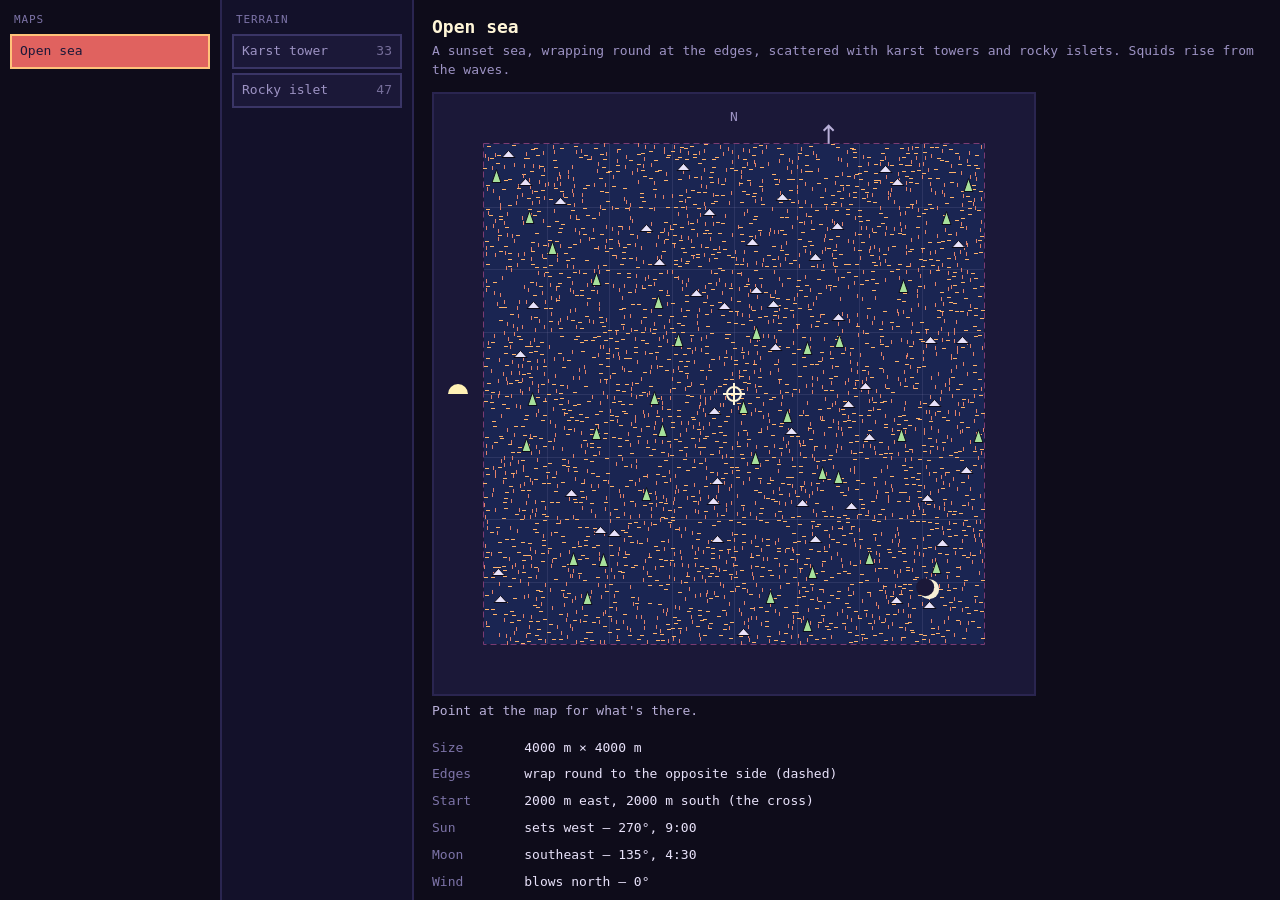
<file: pages/maps.html>
<!doctype html>
<html lang="en">
<head>
  <meta charset="utf-8" />
  <meta name="viewport" content="width=device-width, initial-scale=1" />
  <title>zephyr · map index</title>
  <link rel="stylesheet" href="../css/dev.css" />
</head>
<body>
  <nav class="list" aria-label="Maps"></nav>
  <nav class="list assets" aria-label="What's on the map" hidden></nav>
  <main>
    <h1 id="name"></h1>
    <p class="sub" id="sub"></p>
    <div id="mapView">
      <canvas class="preview" id="preview" style="max-width: 600px"></canvas>
      <p class="hover" id="hover">Point at the map for what's there.</p>
    </div>
    <canvas class="preview" id="stage" hidden></canvas>
    <table class="details" id="details"></table>
  </main>
  <!-- The same map and enemy definitions the game uses. -->
  <script src="../js/pixels.js"></script>
  <script src="../js/tabkeys.js"></script>
  <script src="../js/enemies.js"></script>
  <script src="../js/terrain.js"></script>
  <script src="../js/maps.js"></script>
  <script src="../js/preview.js"></script>
  <script>
    // =====================================================================
    // Map index: pick a map from the list to see all of it from above —
    // its terrain and every enemy where they lie, where she starts, and
    // where the sun, moon and wind are round the edge (read like a clock:
    // north at twelve) — with its details. Point at the map to see what's
    // at that spot. Picking a map also lists what's on it in a second
    // column: pick one of those to see it on its own, large, across its
    // size range and as it looks at a few distances in the game. A place
    // to look at maps and their terrain in isolation while tweaking them
    // (in js/maps.js and js/terrain.js); editing tools may come later.
    // =====================================================================
    const SIZE = 600, PAD = 50;          // the canvas, and the margin round the map for the clock marks
    const MAP_PX = SIZE - 2 * PAD;       // the map itself, in pixels
    const canvas = document.getElementById("preview");
    canvas.width = SIZE;
    canvas.height = SIZE;
    const ctx = canvas.getContext("2d");

    // Enemy marks: each kind's own shape, so tall lancers and wide
    // sprawlers can be told apart at a glance.
    const MARKS = { lancer: [1, 4], sprawler: [4, 1] }; // [width, height] in pixels
    const MARK_COLOR = { lancer: "#e3826a", sprawler: "#ffb36b" };
    // Terrain marks: a tall spike for a karst tower, a low wedge for an
    // islet — triangles [half-width, height] in pixels.
    const TERRAIN_MARKS = { karst: [4, 13], islet: [6, 7] };
    const TERRAIN_COLOR = { karst: "#a6e09a", islet: "#e8e2fa" };

    const degrees = (b) => Math.round(b * 180 / Math.PI);
    const clock = (b) => {
      const h = (b / (2 * Math.PI)) * 12;
      const hh = Math.floor(h) || 12, mm = Math.round((h - Math.floor(h)) * 60);
      return hh + ":" + String(mm).padStart(2, "0");
    };
    const compass = (b) => ["north", "northeast", "east", "southeast", "south", "southwest", "west", "northwest"][Math.round(b / (Math.PI / 4)) % 8];

    let current = null, currentId = null; // the map being shown

    // Everything on a map: its terrain (each found once, from its squares)
    // and how many enemies of each kind.
    function survey(map) {
      const terrain = [], enemies = {};
      if (map.terrain) {
        const N = map.size / map.terrain.cell;
        for (let i = 0; i < N; i++) for (let j = 0; j < N; j++) { const t = terrainInCell(map, i, j); if (t) terrain.push(t); }
      }
      const N = map.size / map.enemies.cell;
      for (let i = 0; i < N; i++) for (let j = 0; j < N; j++) { const e = enemyInCell(map, i, j); if (e) enemies[e.kind] = (enemies[e.kind] || 0) + 1; }
      return { terrain, enemies };
    }

    // The whole map from above.
    function show(id) {
      const map = MAPS[id];
      current = map;
      currentId = id;
      showView("map");
      listAssets(id);
      const k = MAP_PX / map.size; // pixels per metre
      ctx.clearRect(0, 0, SIZE, SIZE);

      // The sea, with a grid line every 500 m.
      ctx.fillStyle = "#1a2552";
      ctx.fillRect(PAD, PAD, MAP_PX, MAP_PX);
      ctx.strokeStyle = "rgba(157, 147, 196, 0.15)";
      ctx.lineWidth = 1;
      for (let m = 500; m < map.size; m += 500) {
        const p = PAD + Math.round(m * k) + 0.5;
        ctx.beginPath(); ctx.moveTo(p, PAD); ctx.lineTo(p, PAD + MAP_PX); ctx.stroke();
        ctx.beginPath(); ctx.moveTo(PAD, p); ctx.lineTo(PAD + MAP_PX, p); ctx.stroke();
      }
      ctx.strokeStyle = map.wraps ? "#7a3b73" : "#ffc27a"; // a wrapping edge is drawn softer: it's not a wall
      ctx.setLineDash(map.wraps ? [6, 4] : []);
      ctx.strokeRect(PAD - 0.5, PAD - 0.5, MAP_PX + 1, MAP_PX + 1);
      ctx.setLineDash([]);

      // Every enemy.
      const e = map.enemies, N = map.size / e.cell;
      const counts = surveys[id].enemies;
      for (let i = 0; i < N; i++) {
        for (let j = 0; j < N; j++) {
          const found = enemyInCell(map, i, j);
          if (!found) continue;
          const [mw, mh] = MARKS[found.kind] || [2, 2];
          ctx.fillStyle = MARK_COLOR[found.kind] || "#ffffff";
          ctx.fillRect(Math.round(PAD + (i + found.fx) * e.cell * k - mw / 2), Math.round(PAD + (j + found.fy) * e.cell * k - mh / 2), mw, mh);
        }
      }

      // The terrain, over the enemies.
      for (const t of surveys[id].terrain) {
        const [hw, th] = TERRAIN_MARKS[t.kind] || [3, 3];
        const tx = Math.round(PAD + t.x * k) + 0.5, ty = Math.round(PAD + t.y * k) + 0.5;
        ctx.fillStyle = TERRAIN_COLOR[t.kind] || "#ffffff";
        ctx.strokeStyle = "#0e0c1a";
        ctx.lineWidth = 1;
        ctx.beginPath(); ctx.moveTo(tx - hw - 0.5, ty + 2); ctx.lineTo(tx, ty + 2 - th); ctx.lineTo(tx + hw + 0.5, ty + 2); ctx.closePath();
        ctx.fill(); ctx.stroke();
      }

      // Where she starts.
      const sx = PAD + map.start.x * k, sy = PAD + map.start.y * k;
      ctx.strokeStyle = "#fff6d8";
      ctx.lineWidth = 2;
      ctx.beginPath(); ctx.arc(sx, sy, 7, 0, 2 * Math.PI); ctx.stroke();
      ctx.beginPath(); ctx.moveTo(sx - 11, sy); ctx.lineTo(sx + 11, sy); ctx.moveTo(sx, sy - 11); ctx.lineTo(sx, sy + 11); ctx.stroke();

      // Round the edge: north, then the sun, moon and wind at their bearings.
      const center = SIZE / 2, ring = MAP_PX / 2 + 26;
      const at = (b, r = ring) => [center + Math.sin(b) * r, center - Math.cos(b) * r];
      ctx.font = "13px ui-monospace, Consolas, monospace";
      ctx.textAlign = "center";
      ctx.textBaseline = "middle";
      ctx.fillStyle = "#9d93c4";
      ctx.fillText("N", ...at(0));
      // Sun: a half-set disc.
      const [ux, uy] = at(map.sunBearing);
      ctx.fillStyle = "#fff1b5";
      ctx.beginPath(); ctx.arc(ux, uy, 10, Math.PI, 2 * Math.PI); ctx.fill();
      // Moon: a crescent.
      const [mx, my] = at(map.moonBearing);
      ctx.fillStyle = "#f6efd6";
      ctx.beginPath(); ctx.arc(mx, my, 10, 0, 2 * Math.PI); ctx.fill();
      ctx.fillStyle = "#1b1838"; // the panel behind, cutting the crescent
      ctx.beginPath(); ctx.arc(mx - 4, my - 2, 9, 0, 2 * Math.PI); ctx.fill();
      // Wind: an arrow pointing the way it blows.
      const [wx, wy] = at(map.windBearing + 0.35);
      ctx.save();
      ctx.translate(wx, wy);
      ctx.rotate(map.windBearing);
      ctx.strokeStyle = "#b8afd8";
      ctx.lineWidth = 2;
      ctx.beginPath(); ctx.moveTo(0, 9); ctx.lineTo(0, -9); ctx.moveTo(-5, -4); ctx.lineTo(0, -9); ctx.lineTo(5, -4); ctx.stroke();
      ctx.restore();

      // Details.
      document.getElementById("name").textContent = map.name;
      document.getElementById("sub").textContent = map.description;
      const total = Object.values(counts).reduce((a, b) => a + b, 0);
      const tCounts = {};
      for (const t of surveys[id].terrain) tCounts[t.kind] = (tCounts[t.kind] || 0) + 1;
      const terrainList = map.terrain ? Object.keys(map.terrain.kinds).map((kind) =>
        `<span class="swatch"><i style="background:${TERRAIN_COLOR[kind] || "#fff"}"></i>${TERRAIN[kind] ? TERRAIN[kind].name : kind}: ${tCounts[kind] || 0}</span>`).join("") : "";
      const kindList = e.kinds.map((kind) =>
        `<span class="swatch"><i style="background:${MARK_COLOR[kind] || "#fff"}"></i>${ENEMIES[kind] ? ENEMIES[kind].name : kind}: ${counts[kind] || 0}</span>`).join("");
      const rows = [
        ["Size", map.size + " m × " + map.size + " m"],
        ["Edges", map.wraps ? "wrap round to the opposite side (dashed)" : "solid"],
        ["Start", map.start.x + " m east, " + map.start.y + " m south (the cross)"],
        ["Sun", "sets " + compass(map.sunBearing) + " — " + degrees(map.sunBearing) + "°, " + clock(map.sunBearing)],
        ["Moon", compass(map.moonBearing) + " — " + degrees(map.moonBearing) + "°, " + clock(map.moonBearing)],
        ["Wind", "blows " + compass(map.windBearing) + " — " + degrees(map.windBearing) + "°"],
        ...(map.terrain ? [
          ["Terrain", surveys[id].terrain.length + " in all: up to one per " + map.terrain.cell + " m square, " + Math.round(map.terrain.chance * 100) +
            "% of squares, none within " + map.terrain.clearStart + " m of the start"],
          ["By kind", `<div class="swatches">${terrainList}</div>`],
        ] : []),
        ["Enemies", total + " in all: up to one per " + e.cell + " m square, " + Math.round(e.chance * 100) + "% of squares" +
          (map.terrain ? ", none within " + map.terrain.clearance + " m of terrain" : "")],
        ["By kind", `<div class="swatches">${kindList}</div>`],
        ["Defined in", "js/maps.js — MAPS." + id],
      ];
      document.getElementById("details").innerHTML = rows.map(([a, b]) => `<tr><th>${a}</th><td>${b}</td></tr>`).join("");

      buttons.forEach((b) => b.setAttribute("aria-current", String(b.dataset.id === id)));
      try { localStorage.setItem("zephyr.mapIndex", id); localStorage.removeItem("zephyr.mapIndex.asset"); } catch (err) { /* storage unavailable: just don't remember */ }
    }

    // One piece of terrain on its own: large, with her height beside it
    // for scale; across its size range; and as it looks in the game at a
    // few distances, hazed toward the horizon.
    const stage = makeStage(document.getElementById("stage")); // see js/preview.js
    function showTerrain(kind) {
      const map = current, t = TERRAIN[kind], sprite = t.sprite;
      showView("terrain");
      const tw = (sprite.w / sprite.perUnit) * t.unit, th = (sprite.h / sprite.perUnit) * t.unit; // its usual size, in size units
      stage.clear();

      const big = Math.min(300, 330 / th, 380 / tw);
      t.draw(stage.target, 80 + (tw * big) / 2, WATERLINE + 6, big, 0, 1);
      stage.herHeight(40, big);

      const mid = Math.min(110, 170 / (th * t.sizes[1]), 130 / (tw * t.sizes[1]));
      [[t.sizes[0], "smallest"], [1, "usual"], [t.sizes[1], "largest"]].forEach(([k, name], i) => {
        const x = 600 + i * 140;
        t.draw(stage.target, x, 200, mid * k, 0, 1);
        stage.label(name + " ×" + k, x, 212);
      });
      stage.label("size range", 740, 240);

      let cursor = 520;
      [0.15, 0.06, 0.02, 0.005].forEach((depth) => {
        const unitPx = scaleAt(depth), x = cursor + (tw * unitPx) / 2;
        t.draw(stage.target, x, WATERLINE + 6, unitPx, hazeAt(depth), 1);
        stage.label(Math.round(aheadAt(depth)) + " m", x, WATERLINE + 16);
        cursor += tw * unitPx + 20;
      });
      stage.label("in the game, by distance", (520 + cursor) / 2, STAGE_H - 28);
      stage.show();

      document.getElementById("name").textContent = t.name;
      document.getElementById("sub").textContent = t.family + " · on " + map.name;
      const count = surveys[currentId].terrain.filter((f) => f.kind === kind).length;
      const swatches = t.colors.map((c, i) => `<span class="swatch"><i style="background:${c}"></i>${t.materials[i]} ${c}</span>`).join("");
      const rows = [
        ["Description", t.description],
        ["Kind", t.family],
        ["Usual size", tw.toFixed(2) + " wide × " + th.toFixed(2) + " tall (size units; she's " + HER_HEIGHT + " tall)"],
        ["Size range", "×" + t.sizes[0] + " to ×" + t.sizes[1]],
        ["On " + map.name, count + " (" + Math.round(map.terrain.kinds[kind] * 100) + "% of terrain); squids keep " + map.terrain.clearance + " m clear"],
        ["Obstacle", "yes — she'll have to fly round it (not yet: for now it's only drawn)"],
        ["Sprite", sprite.w + " × " + sprite.h + " px, worked out once from its shape and scaled to fit"],
        ["Colors", `<div class="swatches">${swatches}</div>`],
        ["Defined in", "js/terrain.js — TERRAIN." + kind + "; placed by js/maps.js — MAPS." + currentId + ".terrain"],
      ];
      document.getElementById("details").innerHTML = rows.map(([a, b]) => `<tr><th>${a}</th><td>${b}</td></tr>`).join("");

      assetButtons.forEach((b) => b.setAttribute("aria-current", String(b.dataset.id === kind)));
      try { localStorage.setItem("zephyr.mapIndex.asset", kind); } catch (err) { /* ignore */ }
    }

    // The map from above, or one thing on it.
    function showView(which) {
      document.getElementById("mapView").hidden = which !== "map";
      document.getElementById("stage").hidden = which !== "terrain";
      if (which === "map") assetButtons.forEach((b) => b.setAttribute("aria-current", "false"));
    }

    // The second column: what's on the chosen map, with how many of each.
    // Pick one to see it; pick it again (or the map) to go back to the map.
    const assetNav = document.querySelector(".assets");
    let assetButtons = [];
    function listAssets(id) {
      const map = MAPS[id];
      assetNav.innerHTML = "";
      assetButtons = [];
      if (!map.terrain) { assetNav.hidden = true; return; }
      const heading = document.createElement("h2");
      heading.textContent = "Terrain";
      assetNav.appendChild(heading);
      for (const kind of Object.keys(map.terrain.kinds)) {
        const b = document.createElement("button");
        b.type = "button";
        b.dataset.id = kind;
        b.innerHTML = `${TERRAIN[kind].name}<span class="count">${surveys[id].terrain.filter((f) => f.kind === kind).length}</span>`;
        b.addEventListener("click", () => (b.getAttribute("aria-current") === "true" ? show(id) : showTerrain(kind)));
        assetNav.appendChild(b);
        assetButtons.push(b);
      }
      assetNav.hidden = false;
    }

    // Pointing at the map: the spot's position, and the enemy in that
    // square if there is one.
    const hover = document.getElementById("hover");
    canvas.addEventListener("mousemove", (ev) => {
      const map = current;
      const r = canvas.getBoundingClientRect();
      const px = (ev.clientX - r.left) * (SIZE / r.width) - PAD, py = (ev.clientY - r.top) * (SIZE / r.height) - PAD;
      if (px < 0 || py < 0 || px >= MAP_PX || py >= MAP_PX) { hover.textContent = "Point at the map for what's there."; return; }
      const mx = px * map.size / MAP_PX, my = py * map.size / MAP_PX;
      const cell = map.enemies.cell, i = Math.floor(mx / cell), j = Math.floor(my / cell);
      const found = enemyInCell(map, i, j);
      let text = Math.round(mx) + " m east, " + Math.round(my) + " m south";
      const t = terrainNear(map, mx, my, 40);
      if (t) {
        const kind = TERRAIN[t.kind];
        text += " — " + kind.name + " ×" + (kind.sizes[0] + (kind.sizes[1] - kind.sizes[0]) * t.size).toFixed(2) + " at " + Math.round(t.x) + ", " + Math.round(t.y);
      }
      if (found) {
        const enemy = ENEMIES[found.kind];
        const size = enemy ? enemy.sizes[0] + (enemy.sizes[1] - enemy.sizes[0]) * found.size : 1;
        const name = enemy ? pickBy(enemy.colorways, found.colorway).name + " " + enemy.name +
          (enemy.forms.length > 1 ? " (" + pickBy(enemy.forms, found.form).name.toLowerCase() + ")" : "") : found.kind;
        text += " — " + name + " ×" + size.toFixed(2) + " at " +
          Math.round((i + found.fx) * cell) + ", " + Math.round((j + found.fy) * cell);
      }
      hover.textContent = text;
    });
    canvas.addEventListener("mouseleave", () => { hover.textContent = "Point at the map for what's there."; });

    // The list.
    const nav = document.querySelector(".list");
    const heading = document.createElement("h2");
    heading.textContent = "Maps";
    nav.appendChild(heading);
    const buttons = Object.keys(MAPS).map((id) => {
      const b = document.createElement("button");
      b.type = "button";
      b.textContent = MAPS[id].name;
      b.dataset.id = id;
      b.addEventListener("click", () => show(id));
      nav.appendChild(b);
      return b;
    });

    const surveys = {};
    for (const id in MAPS) surveys[id] = survey(MAPS[id]);

    let first = Object.keys(MAPS)[0], asset = null;
    try {
      const saved = localStorage.getItem("zephyr.mapIndex"), savedAsset = localStorage.getItem("zephyr.mapIndex.asset");
      if (saved in MAPS) { first = saved; if (MAPS[saved].terrain && savedAsset in MAPS[saved].terrain.kinds) asset = savedAsset; }
    } catch (err) { /* ignore */ }
    show(first);
    if (asset) showTerrain(asset);
  </script>
</body>
</html>
</file>
<file: css/dev.css>
/* Shared look for the development pages (enemy index, map index): a list
   to pick from on the left, a preview and its details on the right, in
   the shell's dusk colors. */
html, body { margin: 0; height: 100%; background: #0e0c1a; color: #d9d2f0; }
[hidden] { display: none !important; }
body {
  display: flex;
  font: 13px/1.45 ui-monospace, "Cascadia Mono", Consolas, monospace;
  overflow: hidden;
}

.list {
  width: 200px;
  flex-shrink: 0;
  padding: 12px 10px;
  border-right: 2px solid #2a2550;
  overflow-y: auto;
}
.list h2 {
  margin: 14px 4px 6px;
  font-size: 11px;
  font-weight: normal;
  letter-spacing: 0.08em;
  text-transform: uppercase;
  color: #7d74a8;
}
.list h2:first-child { margin-top: 0; }
.list button {
  display: block;
  width: 100%;
  margin-bottom: 4px;
  padding: 6px 8px;
  border: 2px solid #3a3566;
  border-radius: 0;
  background: #1b1838;
  color: #9d93c4;
  font: inherit;
  text-align: left;
  cursor: pointer;
}
.list button:hover { border-color: #7a3b73; color: #fff6d8; }
.list button[aria-current="true"] { background: #e0625f; border-color: #ffc27a; color: #1b1838; }

main {
  flex: 1;
  min-width: 0;
  padding: 14px 18px;
  overflow-y: auto;
}
main h1 { margin: 0 0 2px; font-size: 18px; color: #fff6d8; }
main .sub { margin: 0 0 12px; color: #9d93c4; }

.preview {
  display: block;
  width: 100%;
  max-width: 960px;
  border: 2px solid #2a2550;
  image-rendering: pixelated;
  background: #1b1838;
}
.hover { min-height: 1.45em; margin: 6px 0 0; color: #b8afd8; }

.details { margin-top: 14px; max-width: 960px; border-collapse: collapse; }
.details th, .details td { padding: 4px 14px 4px 0; vertical-align: top; text-align: left; }
.details th { font-weight: normal; color: #7d74a8; white-space: nowrap; }
.details td { color: #e8e2fa; }

.swatches { display: flex; flex-wrap: wrap; gap: 6px 12px; }
.swatch { display: inline-flex; align-items: center; gap: 5px; }
.swatch i { width: 12px; height: 12px; border: 1px solid #0e0c1a; display: inline-block; }

/* Rows of buttons choosing a variant of the shown item (form, colorway). */
.choices { display: flex; flex-wrap: wrap; align-items: center; gap: 4px; margin: 0 0 8px; }
.choices span { width: 76px; color: #7d74a8; }
.choices button {
  padding: 3px 8px 3px 6px;
  border: 2px solid #3a3566;
  border-radius: 0;
  background: #1b1838;
  color: #9d93c4;
  font: inherit;
  cursor: pointer;
}
.choices button::before { content: ""; display: inline-block; width: 10px; height: 10px; margin-right: 6px; background: var(--chip, transparent); border: 1px solid #0e0c1a; vertical-align: -1px; }
.choices button:not([style])::before { display: none; }
.choices button:hover { border-color: #7a3b73; color: #fff6d8; }
.choices button[aria-current="true"] { border-color: #ffc27a; color: #fff6d8; }

/* A second list beside the first, for what is in the chosen item (the
   terrain on a map, say). */
.list.assets { width: 170px; background: #13112a; }
.list button .count { float: right; opacity: 0.7; }
</file>
